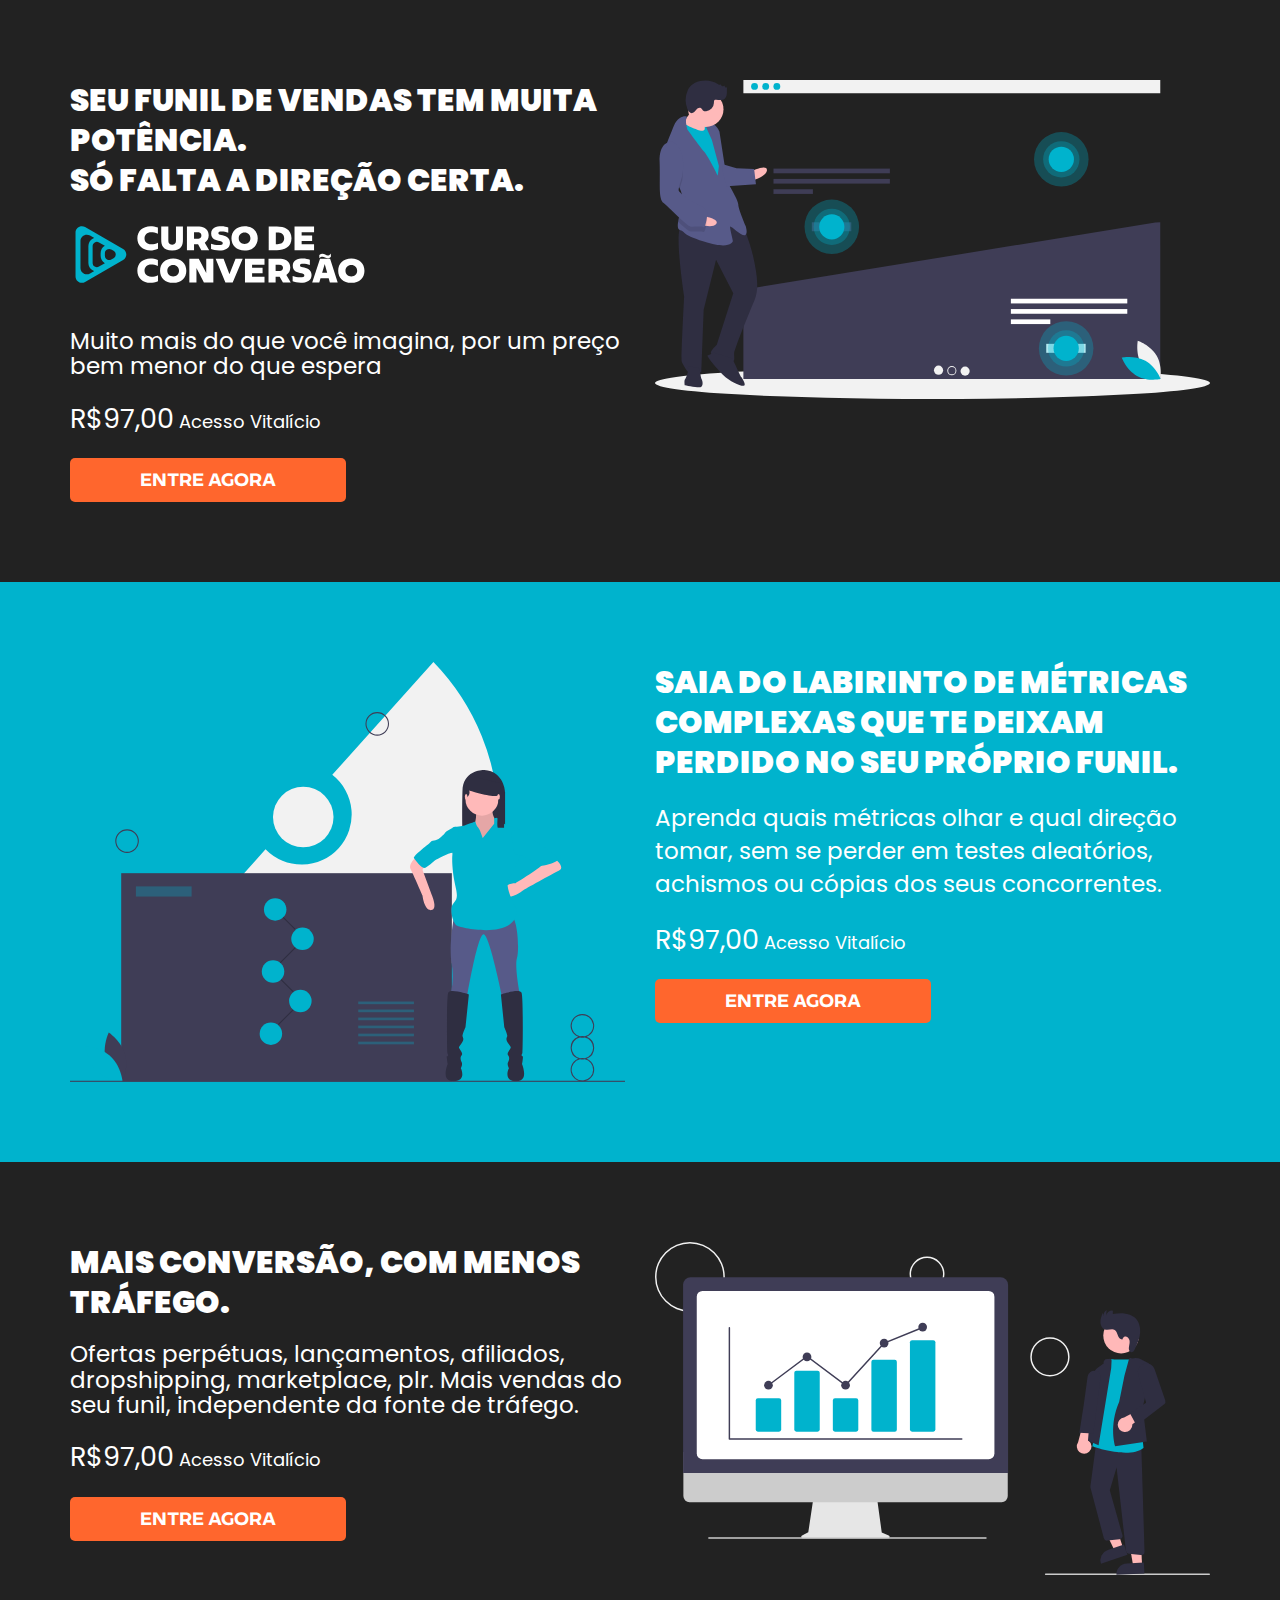
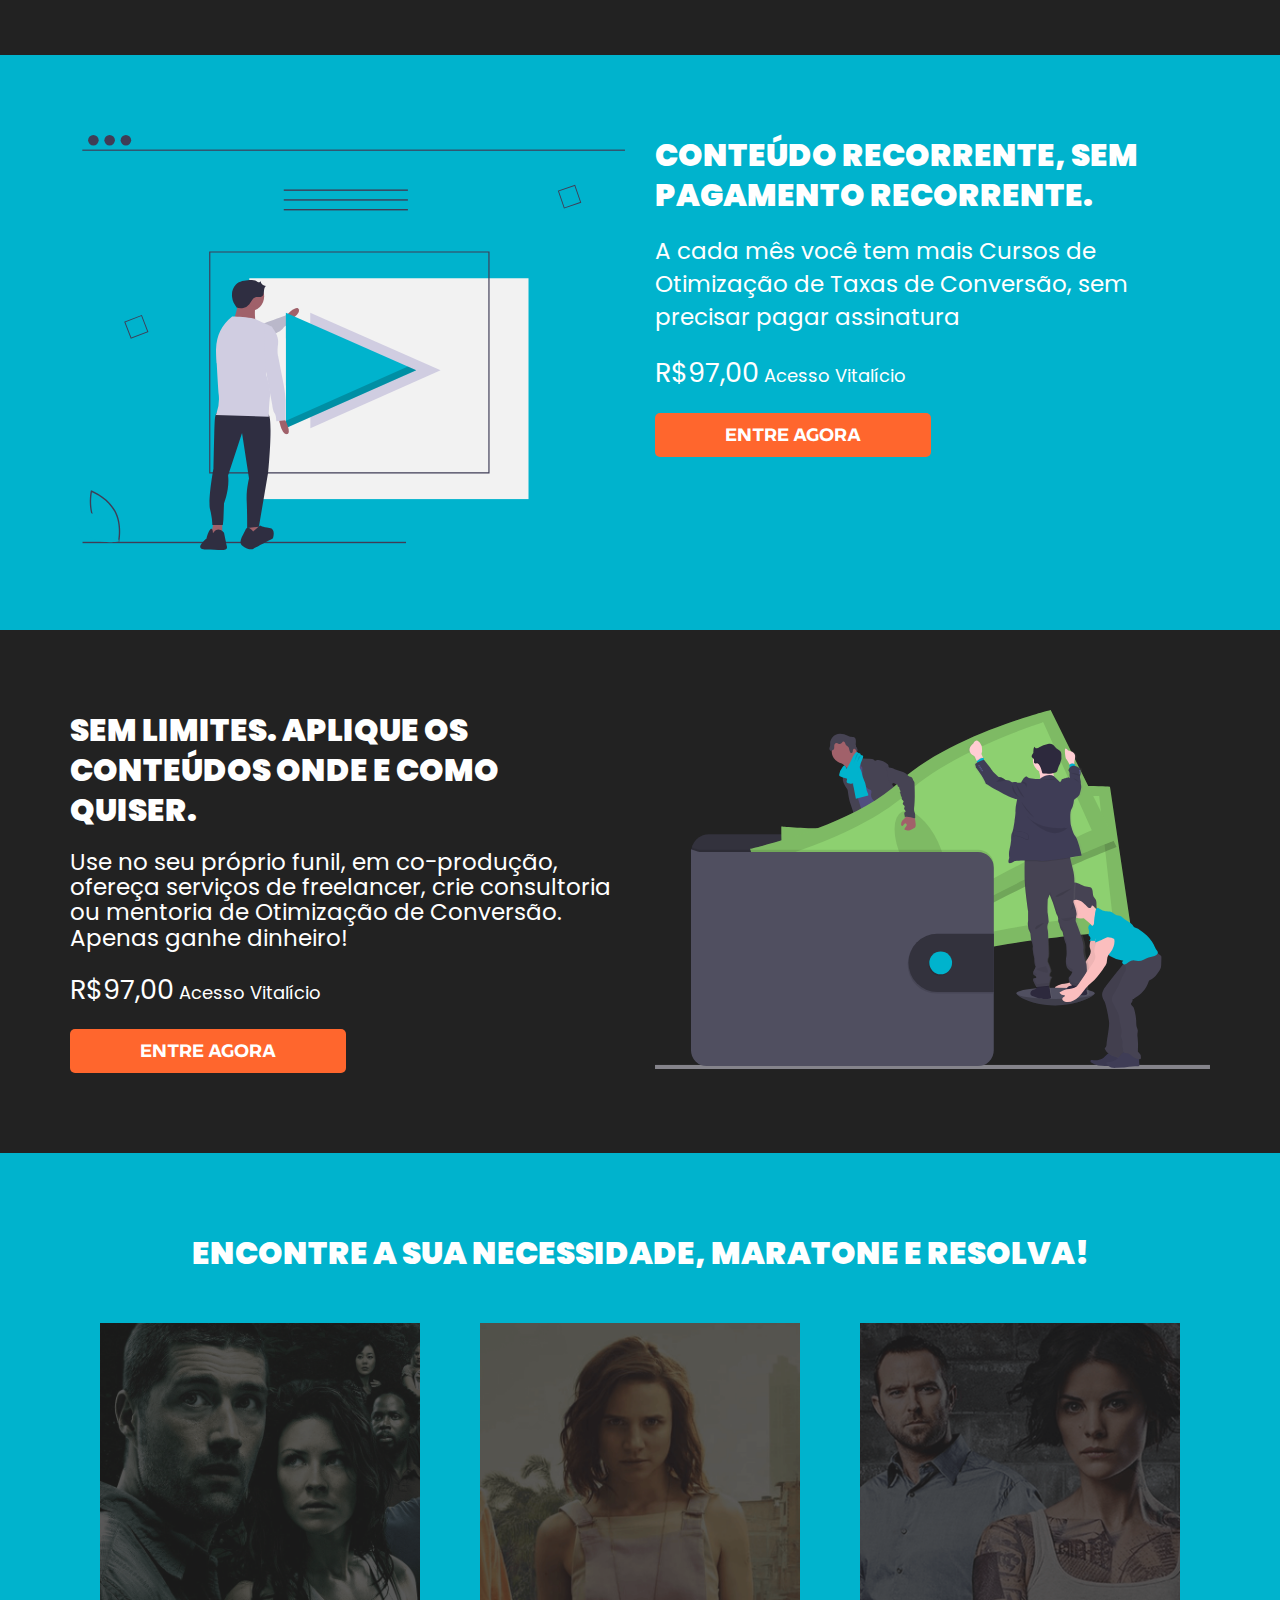
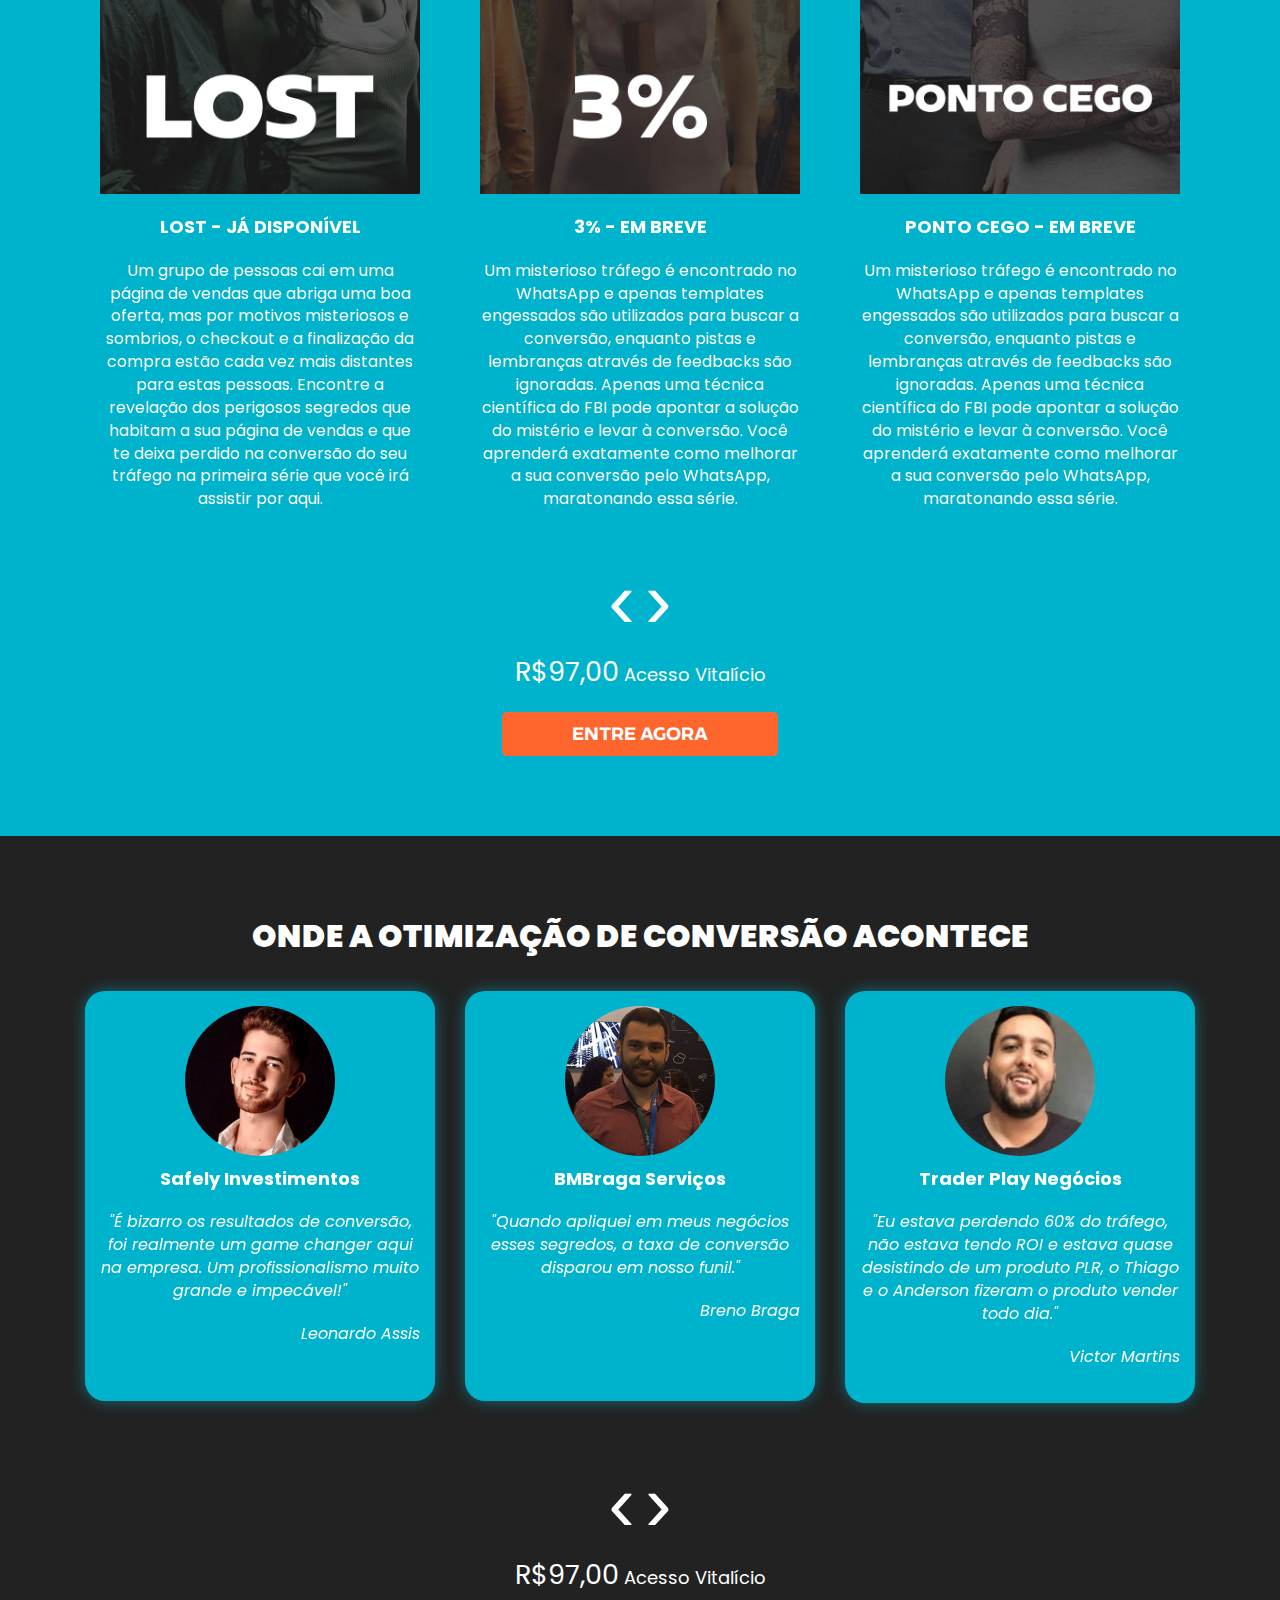
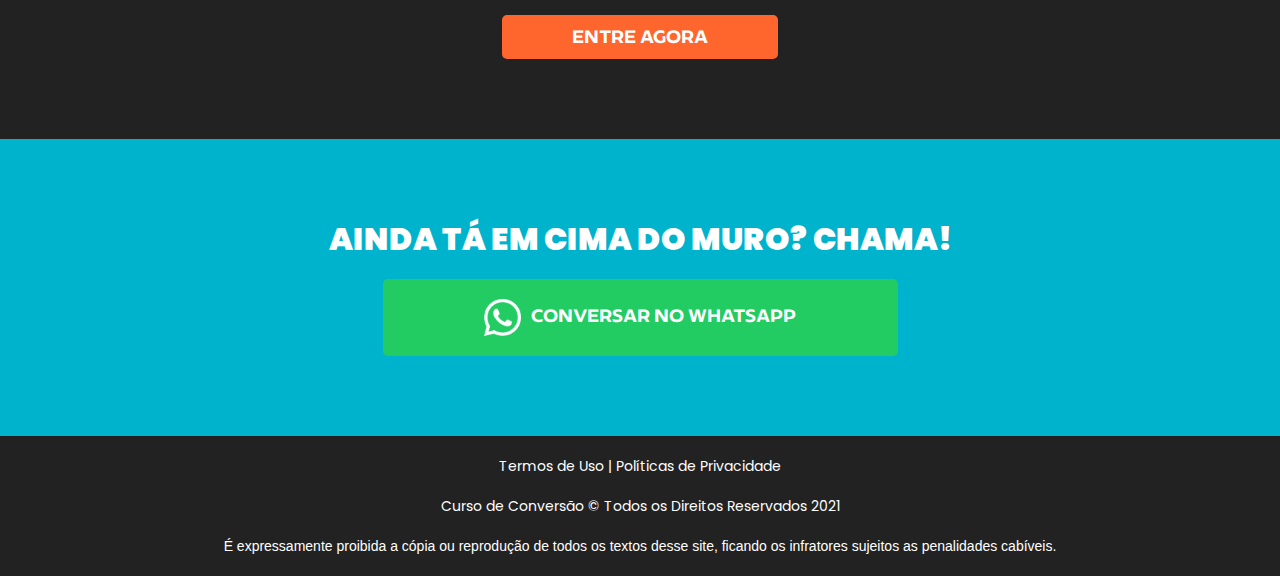
<file: index.html>
<!DOCTYPE html>
<html lang="pt-br">

<head>
    <meta charset="utf-8">
    <meta name="viewport" content="width=device-width, initial-scale=1">
    <link rel="preconnect" href="https://fonts.gstatic.com">
    <link href="https://fonts.googleapis.com/css2?family=Poppins:wght@300;600;900&display=swap" rel="stylesheet">
    <link rel="icon" href="favicon.svg">
    <title>Curso de Conversão</title>
    <meta name="description" content="Seu funil de vendas tem muita potência. Só falta a direção certa.">
    <meta property="og:title" content="Curso de Conversão" />
    <meta property="og:url" content="https://cursodeconversao.com.br" />
    <meta property="og:image" content="./assets/img/og-image.png" />
    <link rel="stylesheet" href="./assets/css/bootstrap.min.css">
    <link rel="stylesheet" href="./assets/css/owl.carousel.min.css">
    <link rel="stylesheet" href="./assets/css/owl.theme.default.min.css">
    <link rel="stylesheet" type="text/css" href="./assets/css/main.css">
    <!-- Google Tag Manager -->
    <script>(function (w, d, s, l, i) {
            w[l] = w[l] || []; w[l].push({
                'gtm.start':
                    new Date().getTime(), event: 'gtm.js'
            }); var f = d.getElementsByTagName(s)[0],
                j = d.createElement(s), dl = l != 'dataLayer' ? '&l=' + l : ''; j.async = true; j.src =
                    'https://www.googletagmanager.com/gtm.js?id=' + i + dl; f.parentNode.insertBefore(j, f);
        })(window, document, 'script', 'dataLayer', 'GTM-5C55CH4');</script>
    <!-- End Google Tag Manager -->
</head>

<body>
    <!-- Google Tag Manager (noscript) -->
    <noscript><iframe src="https://www.googletagmanager.com/ns.html?id=GTM-5C55CH4" height="0" width="0"
            style="display:none;visibility:hidden"></iframe></noscript>
    <!-- End Google Tag Manager (noscript) -->
    <section id="header">
        <div class="container">
            <div class="row">
                <div class="col-xs-12 col-sm-12 col-md-6 col-lg-6">
                    <h1>SEU FUNIL DE VENDAS TEM MUITA POTÊNCIA.<br>SÓ FALTA A DIREÇÃO CERTA.</h1>
                    <img class="logo" src="./assets/img/cursodeconversao.svg" alt="Curso de Conversão">
                    <h2>Muito mais do que você imagina, por um preço bem menor do que espera</h2>

                    <p><span class="preco">R$97,00</span> Acesso Vitalício</p>
                    <button role="button" class="checkout btn-enter btn btn-primary btn-lg">Entre agora</button>
                </div>
                <div class="hidden-xs hidden-sm col-md-6 col-lg-6">
                    <img class="heatmap" src="./assets/img/heatmap.svg" alt="Heatmap">
                </div>
            </div>
        </div>
    </section>
    <section id="labirinto">
        <div class="container">
            <div class="row">
                <div class="col-xs-12 col-sm-12 col-md-6 col-lg-6">
                    <img class="labirinto" src="./assets/img/labirinto.svg" alt="SAIA DO LABIRINTO DE MÉTRICAS COMPLEXAS
                    QUE TE DEIXAM PERDIDO NO SEU PRÓPRIO FUNIL">
                </div>
                <div class="col-xs-12 col-sm-12 col-md-6 col-lg-6">
                    <h3>SAIA DO LABIRINTO DE MÉTRICAS COMPLEXAS
                        QUE TE DEIXAM PERDIDO NO SEU PRÓPRIO FUNIL.
                    </h3>
                    <p class="description">Aprenda quais métricas olhar e
                        qual direção tomar, sem se perder em
                        testes aleatórios, achismos ou cópias
                        dos seus concorrentes.
                    </p>
                    <p><span class="preco">R$97,00</span> Acesso Vitalício</p>
                    <button role="button" class="checkout btn-enter btn btn-primary btn-lg">Entre agora</button>
                </div>
            </div>
        </div>
    </section>
    <section id="conversao">
        <div class="container">
            <div class="row">
                <div class="col-xs-12 col-sm-12 col-md-6 col-lg-6">
                    <img class="conversao hidden-md hidden-lg" src="./assets/img/conversao.svg"
                        alt="MAIS CONVERSÃO, COM MENOS TRÁFEGO.">
                    <h1>MAIS CONVERSÃO, COM MENOS TRÁFEGO.</h1>
                    <h2>Ofertas perpétuas, lançamentos,
                        afiliados, dropshipping, marketplace, plr.
                        Mais vendas do seu funil,
                        independente da fonte de tráfego.
                    </h2>

                    <p><span class="preco">R$97,00</span> Acesso Vitalício</p>
                    <button role="button" class="checkout btn-enter btn btn-primary btn-lg">Entre agora</button>
                </div>
                <div class="hidden-xs hidden-sm col-md-6 col-lg-6">
                    <img class="conversao" src="./assets/img/conversao.svg">
                </div>
            </div>
        </div>
    </section>
    <section id="recorrente">
        <div class="container">
            <div class="row">
                <div class="col-xs-12 col-sm-12 col-md-6 col-lg-6">
                    <img class="recorrente" src="./assets/img/recorrente.svg" alt="CONTEÚDO RECORRENTE,
                    SEM PAGAMENTO RECORRENTE.">
                </div>
                <div class="col-xs-12 col-sm-12 col-md-6 col-lg-6">
                    <h3>CONTEÚDO RECORRENTE,
                        SEM PAGAMENTO RECORRENTE.
                    </h3>
                    <p class="description">A cada mês você tem mais Cursos
                        de Otimização de Taxas de Conversão,
                        sem precisar pagar assinatura

                    </p>
                    <p><span class="preco">R$97,00</span> Acesso Vitalício</p>
                    <button role="button" class="checkout btn-enter btn btn-primary btn-lg">Entre agora</button>
                </div>
            </div>
        </div>
    </section>
    <section id="limites">
        <div class="container">
            <div class="row">
                <div class="col-xs-12 col-sm-12 col-md-6 col-lg-6">
                    <img class="hidden-md hidden-lg limites" src="./assets/img/money.svg" alt="SEM LIMITES.
                    APLIQUE OS CONTEÚDOS
                    ONDE E COMO QUISER.">
                    <h1>SEM LIMITES.
                        APLIQUE OS CONTEÚDOS
                        ONDE E COMO QUISER.
                    </h1>
                    <h2>Use no seu próprio funil, em co-produção,
                        ofereça serviços de freelancer, crie consultoria
                        ou mentoria de Otimização de Conversão.
                        Apenas ganhe dinheiro!
                    </h2>

                    <p><span class="preco">R$97,00</span> Acesso Vitalício</p>
                    <button role="button" class="checkout btn-enter btn btn-primary btn-lg">Entre agora</button>
                </div>
                <div class="hidden-xs hidden-sm col-md-6 col-lg-6">
                    <img class="limites" src="./assets/img/money.svg">
                </div>
            </div>
        </div>
    </section>
    <section id="series">
        <div class="container">
            <div class="row text-center">
                <div class="col-xs-12 col-sm-12 col-md-12 col-lg-12">
                    <h3>ENCONTRE A SUA NECESSIDADE, MARATONE E RESOLVA!</h3>
                </div>
                <div class="col-xs-12 col-sm-12 col-md-12 col-lg-12">
                    <div class="owl-carousel">
                        <div class="serie">
                            <img class="img-responsive" src="./assets/img/lost.png" alt="Lost">
                            <p class="title">LOST - JÁ DISPONÍVEL</p>
                            <p class="description">Um grupo de pessoas cai em uma página de vendas que abriga uma boa
                                oferta,
                                mas por motivos misteriosos e sombrios, o checkout e a finalização da compra estão cada
                                vez
                                mais
                                distantes para estas pessoas. Encontre a revelação dos perigosos segredos que habitam a
                                sua
                                página de vendas e que te deixa perdido na conversão do seu tráfego na primeira série
                                que
                                você
                                irá assistir por aqui. </p>
                        </div>
                        <div class="serie">
                            <img class="img-responsive" src="./assets/img/3.png" alt="3%">
                            <p class="title">3% - EM BREVE</p>
                            <p class="description">Um misterioso tráfego é encontrado no WhatsApp e apenas templates
                                engessados
                                são utilizados para buscar a conversão, enquanto pistas e lembranças através de
                                feedbacks
                                são
                                ignoradas. Apenas uma técnica científica do FBI pode apontar a solução do mistério e
                                levar à
                                conversão. Você aprenderá exatamente como melhorar a sua conversão pelo WhatsApp,
                                maratonando
                                essa série.
                            </p>
                        </div>
                        <div class="serie">
                            <img class="img-responsive" src="./assets/img/ponto-cego.png" alt="Ponto Cego">
                            <p class="title">PONTO CEGO - EM BREVE</p>
                            <p class="description">Um misterioso tráfego é encontrado no WhatsApp e apenas templates
                                engessados
                                são utilizados para buscar a conversão, enquanto pistas e lembranças através de
                                feedbacks
                                são
                                ignoradas. Apenas uma técnica científica do FBI pode apontar a solução do mistério e
                                levar à
                                conversão. Você aprenderá exatamente como melhorar a sua conversão pelo WhatsApp,
                                maratonando
                                essa série. </p>
                        </div>
                        <div class="serie">
                            <img class="img-responsive" src="./assets/img/good-girls.png" alt="Good Girls">
                            <p class="title">GOOD GIRLS - EM BREVE</p>
                            <p class="description">Uma ótima oportunidade surge à sua frente, aproveitar a terceirização
                                de
                                autoridade de influencers e blogueiras para o seu produto, através de depoimentos para a
                                página, criativos para anúncios ou social media, mas infelizmente não está saindo como
                                esperava e a resposta imediata para melhorar a conversão não está no roteiro do vídeo,
                                mas
                                sim em um outro fator que você aprenderá nos episódios dessa série.</p>
                        </div>
                        <div class="serie">
                            <img class="img-responsive" src="./assets/img/twd.png" alt="The Walking Dead">
                            <p class="title">THE WALKING DEAD - EM BREVE</p>
                            <p class="description">Ao abrir a ferramenta de e-mail marketing do jeito certo, um gestor
                                de
                                automação descobre que contatos mortos-vivos estão se propagando progressivamente por
                                toda a
                                lista de leads. Inicia um combate com ferramentas, configurações e estruturas de
                                copywriting
                                para acabar com o fenômeno, percorrendo diferentes lugares em busca do aumento da
                                conversão
                                nos disparos por e-mail. </p>
                        </div>
                    </div>
                </div>
                <div class="col-xs-12 col-sm-12 col-md-12 col-lg-12">
                    <p><span class="preco">R$97,00</span> Acesso Vitalício</p>
                    <button role="button" class="checkout btn-enter btn btn-primary btn-lg">Entre agora</button>
                </div>
            </div>
        </div>
    </section>
    <section id="depoimentos">
        <div class="container">
            <div class="row text-center">
                <div class="col-xs-12 col-sm-12 col-md-12 col-lg-12">
                    <h3>ONDE A OTIMIZAÇÃO DE CONVERSÃO ACONTECE</h3>
                </div>
                <div class="col-xs-12 col-sm-12 col-md-12 col-lg-12">
                    <div class="owl-carousel">
                        <div class="box">
                            <img class="img-responsive" src="./assets/img/leonardo-assis.png" alt="Leonardo Assis">
                            <p class="name">Safely Investimentos</p>
                            <p class="depoimento">"É bizarro os resultados de conversão, foi realmente um game changer
                                aqui na empresa. Um profissionalismo muito grande e impecável!"</p>
                            <p class="depoimento text-right">Leonardo Assis</p>
                        </div>
                        <div class="box">
                            <img class="img-responsive" src="./assets/img/breno-braga.png" alt="Breno Braga">
                            <p class="name">BMBraga Serviços</p>
                            <p class="depoimento">"Quando apliquei em meus negócios esses segredos, a taxa de conversão
                                disparou em nosso funil."</p>
                            <p class="depoimento text-right">Breno Braga</p>
                        </div>
                        <div class="box">
                            <img class="img-responsive" src="./assets/img/victor-martins.png" alt="Victor Martins">
                            <p class="name">Trader Play Negócios</p>
                            <p class="depoimento">"Eu estava perdendo 60% do tráfego, não estava tendo ROI e estava
                                quase desistindo de um produto PLR, o Thiago e o Anderson fizeram o produto vender todo
                                dia."
                            </p>
                            <p class="depoimento text-right">Victor Martins</p>
                        </div>
                        <div class="box">
                            <img class="img-responsive" src="./assets/img/helio-junior.png" alt="Helio Junior">
                            <p class="name">Yaveh Cosméticos</p>
                            <p class="depoimento">"Surreal, retenção enorme e um aumento de conversão em vendas
                                estrondoso, nunca vi um calor desse no hotjar."
                            </p>
                            <p class="depoimento text-right">Hélio Junior</p>
                        </div>
                        <!-- Fotos daqui pra baixo-->
                        <div class="box">
                            <img class="img-responsive" src="./assets/img/sergio-goncalves.png" alt="Helio Junior">
                            <p class="name">Colagemax / Encapsulados</p>
                            <p class="depoimento">"Entrei no marketing digital no mercado de encapsulado sem nunca ter
                                trabalhado como afiliado, sem conhecer o mercado, eu bati recordes de vendas e melhorei
                                demais como profissional de mkt digital aumentando muito minhas vendas."
                            </p>
                            <p class="depoimento text-right">Sergio Gonçalves</p>
                        </div>
                        <div class="box">
                            <img class="img-responsive" src="./assets/img/alexander-frota.png" alt="Helio Junior">
                            <p class="name">Abmex / Virtual Lucrativo</p>
                            <p class="depoimento">"Passando aqui para dizer que depois que fizemos o job nossa conversão
                                melhorou drasticamente!!! Inclusive, o resultado foi tão incrível que o time já está
                                contando para os próximos projetos!"
                            </p>
                            <p class="depoimento text-right">Alexander Frota</p>
                        </div>
                        <div class="box">
                            <img class="img-responsive" src="./assets/img/luis-jaime.jpeg" alt="Helio Junior">
                            <p class="name">IVOX Marketing / Lançamentos de Experts</p>
                            <p class="depoimento">"Alem das copys que trazem resultados incríveis, aprendemos MUITO com
                                os insights que traz!! A experiência vale muitoo, gratidão pela parceria."
                            </p>
                            <p class="depoimento text-right">Luis Jaime</p>
                        </div>
                        <div class="box">
                            <img class="img-responsive" src="./assets/img/marcos-bentes.png" alt="Helio Junior">
                            <p class="name">Bioman Caps / Encapsulados</p>
                            <p class="depoimento">"É realmente bizarro o nível de conversão. O game mudou rápido."
                            </p>
                            <p class="depoimento text-right">Marcos Bentes</p>
                        </div>
                        <div class="box">
                            <img class="img-responsive" src="./assets/img/leonardo-santos.png" alt="Helio Junior">
                            <p class="name">LS Marketing Digital / Prestação de Serviço</p>
                            <p class="depoimento">"É absurdo o fato que apenas um toque com relação a página de vendas
                                do produto, fez ele triplicar no número de conversão, gratidão pela competência,
                                profissionalismo e disponibilidade."
                            </p>
                            <p class="depoimento text-right">Leonardo Santos</p>
                        </div>
                        <div class="box">
                            <img class="img-responsive" src="./assets/img/heliton-ribeiro.png" alt="Helio Junior">
                            <p class="name">J10K / Best Seller em Marketplaces</p>
                            <p class="depoimento">"Que sensibilidade incrível de saber lidar com comportamento humano, e
                                gerar copys através da transformação futura desejada."
                            </p>
                            <p class="depoimento text-right">Heliton Ribeiro</p>
                        </div>
                        <div class="box">
                            <img class="img-responsive" src="./assets/img/paulo-martins.jpeg" alt="Helio Junior">
                            <p class="name">Chaves e Martins Ltda / Produto Adulto Oculto</p>
                            <p class="depoimento">"Sem dúvidas fora da curva! Entrega o que ninguém entrega!"
                            </p>
                            <p class="depoimento text-right">Paulo Martins</p>
                        </div>
                        <div class="box">
                            <img class="img-responsive" src="./assets/img/rogerio-poa.png" alt="Helio Junior">
                            <p class="name">Xpert Digital</p>
                            <p class="depoimento">"Esses dois monstros juntos são emoção e razão unidas, aproveitei ao
                                máximo o ensinamento deles e hoje me transformei, são fodásticos!"
                            </p>
                            <p class="depoimento text-right">Rogério Poa</p>
                        </div>
                    </div>
                </div>
                <div class="col-xs-12 col-sm-12 col-md-12 col-lg-12">
                    <p><span class="preco">R$97,00</span> Acesso Vitalício</p>
                    <button role="button" class="checkout btn-enter btn btn-primary btn-lg">Entre agora</button>
                </div>
            </div>
        </div>
    </section>
    <section id="whatsapp">
        <div class="container">
            <div class="row text-center">
                <div class="col-xs-12 col-sm-12 col-md-12 col-lg-12">
                    <h3>AINDA TÁ EM CIMA DO MURO? CHAMA!</h3>
                    <button role="button" class="btn-whatsapp btn btn-primary btn-lg"><img class="icon"
                            src="./assets/img/whatsapp.png">Conversar no Whatsapp</button>
                </div>
            </div>
        </div>
    </section>
    <footer>
        <div class="container">
            <div class="row">
                <div class="col-xs-12 col-sm-12 col-md-12 col-lg-12 text-center">
                    <p><a href="/termos-de-uso/">Termos de Uso</a> | <a href="/politicas-de-privacidade/">Políticas de
                            Privacidade</a></p>
                    <p>Curso de Conversão © Todos os Direitos Reservados 2021</p>
                    <small>É expressamente proibida a cópia ou reprodução de todos os textos desse site, ficando os
                        infratores sujeitos as penalidades cabíveis.</small>
                </div>
            </div>
        </div>
    </footer>
</body>
<script src="./assets/js/jquery-2.1.4.min.js"></script>
<script src="./assets/js/owl.carousel.min.js"></script>
<script src="./assets/js/main.js"></script>

</html>
</file>
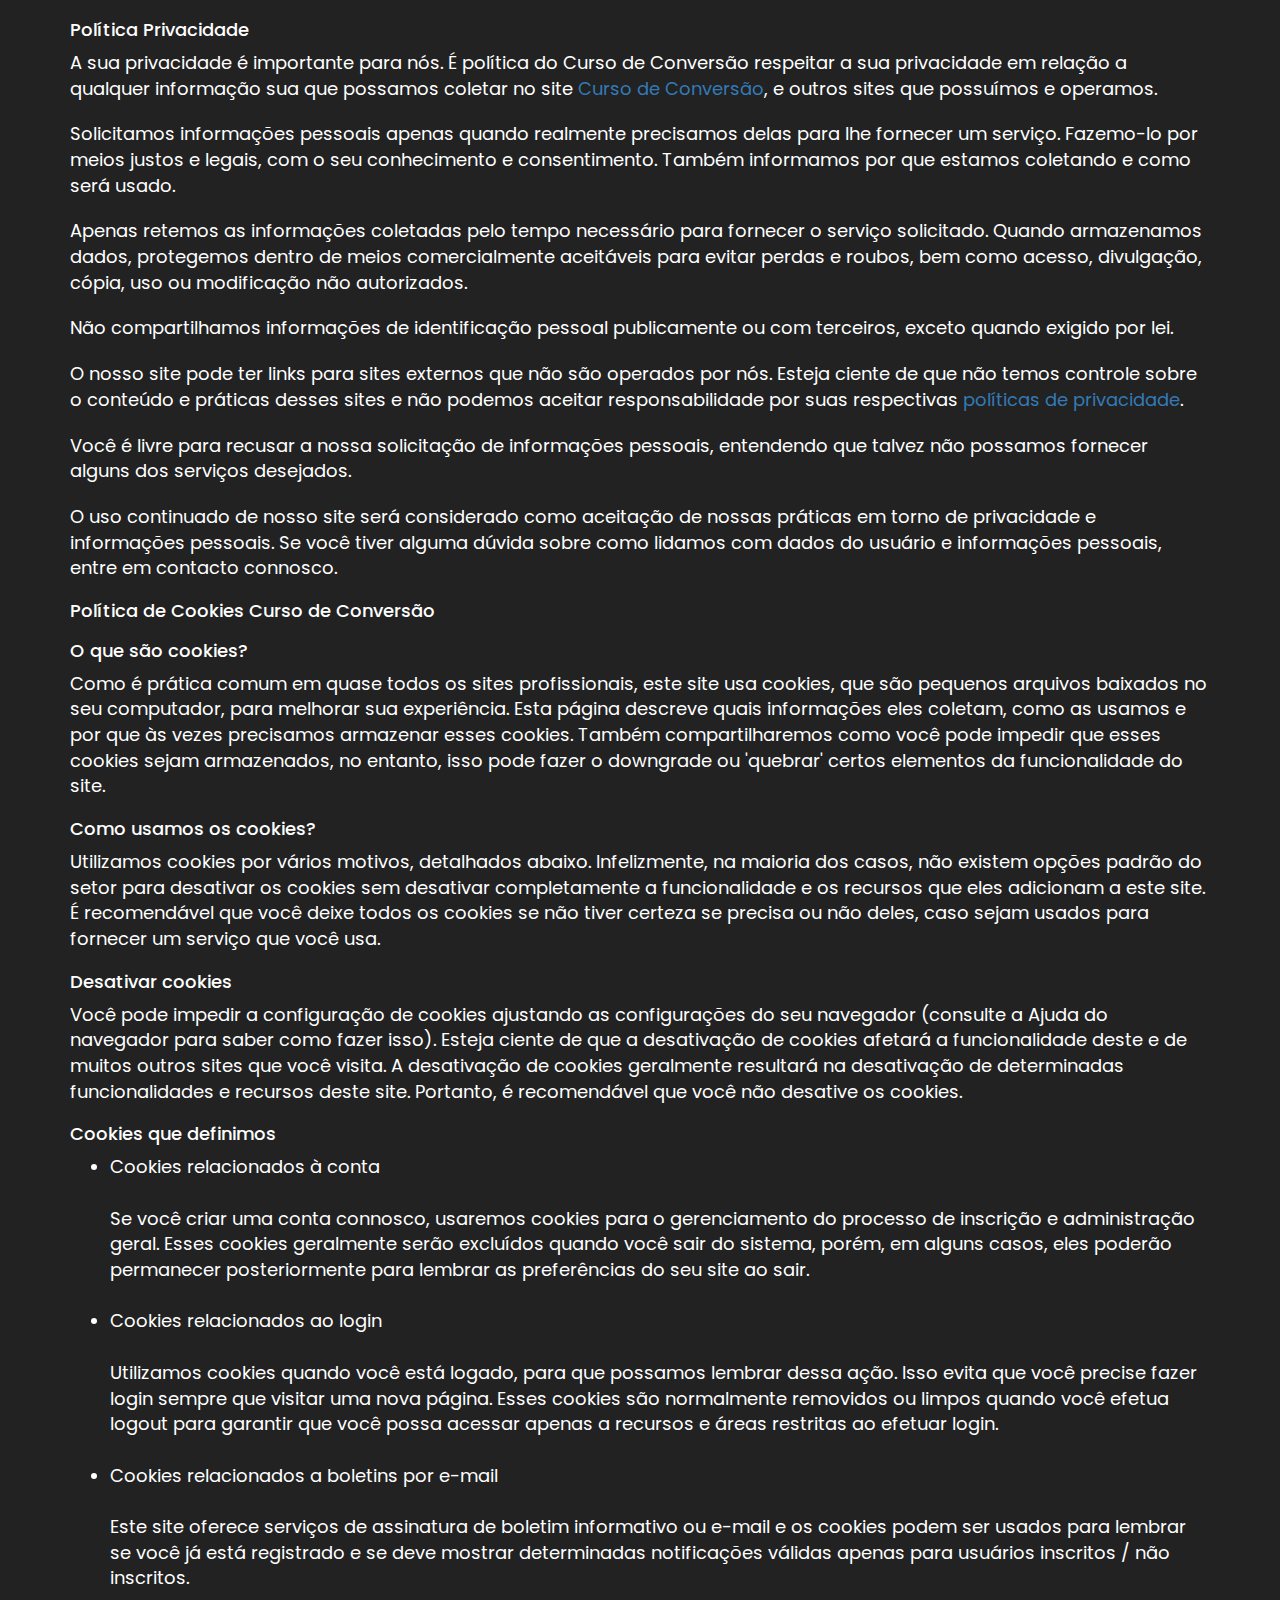
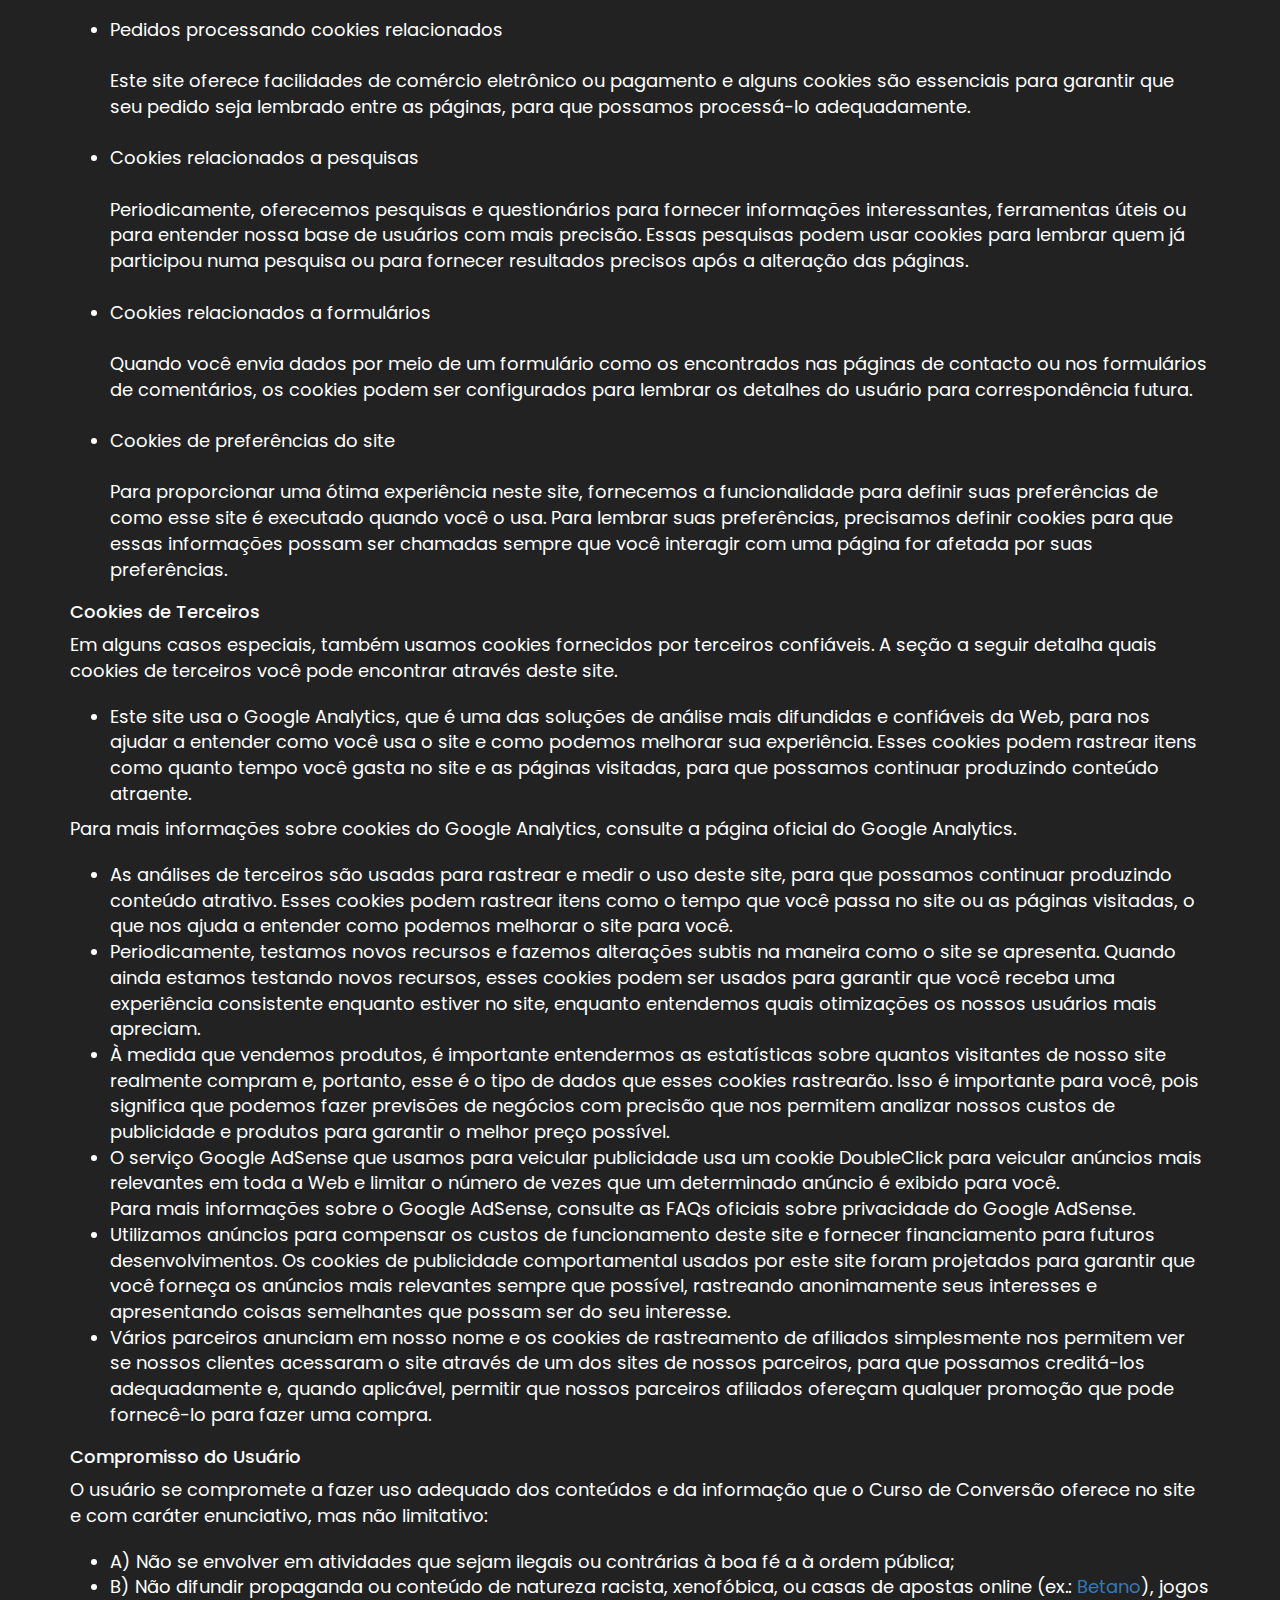
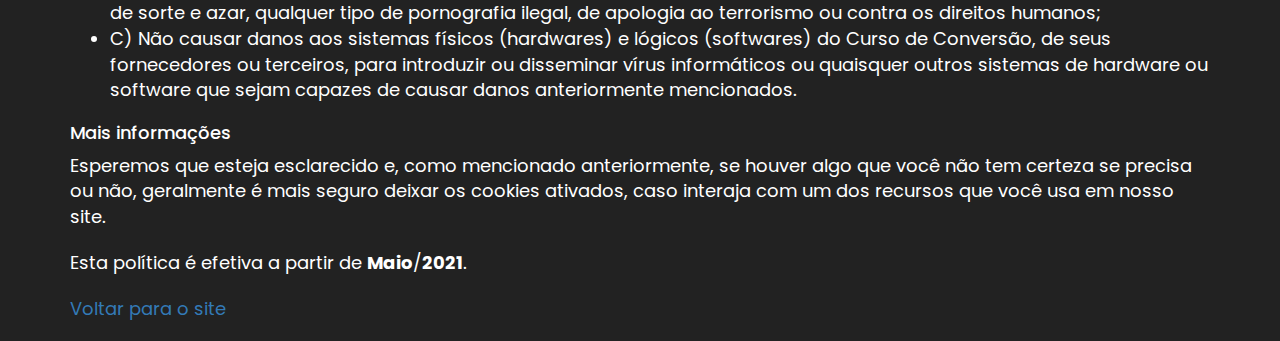
<file: politicas-de-privacidade/index.html>
<!DOCTYPE html>
<html lang="pt-br">

<head>
    <meta charset="utf-8">
    <meta name="viewport" content="width=device-width, initial-scale=1">
    <link rel="preconnect" href="https://fonts.gstatic.com">
    <link href="https://fonts.googleapis.com/css2?family=Poppins:wght@300;600;900&display=swap" rel="stylesheet">
    <link rel="icon" href="../favicon.svg">
    <title>Política de Privacidade - Curso de Conversão</title>
    <meta description="Seu funil de vendas tem muita potência. Só falta a direção certa.">
    <meta property="og:title" content="Curso de Conversão" />
    <meta property="og:url" content="https://cursodeconversao.com.br" />
    <meta property="og:image" content="../assets/img/og-image.png" />
    <link rel="stylesheet" href="../assets/css/bootstrap.min.css">
    <link rel="stylesheet" href="../assets/css/owl.carousel.min.css">
    <link rel="stylesheet" href="../assets/css/owl.theme.default.min.css">
    <link rel="stylesheet" type="text/css" href="../assets/css/main.css">
</head>

<body style="color: #fff;">
    <div class="container">
        <div class="row">
            <div class="col-xs-12 col-sm-12 col-md-12 col-lg-12">
                <h2>Política Privacidade</h2>
                <p>A sua privacidade é importante para nós. É política do Curso de Conversão respeitar a sua privacidade
                    em relação
                    a qualquer informação sua que possamos coletar no site <a href=https://cursodeconversao.com.br>Curso
                        de
                        Conversão</a>, e outros sites que possuímos e operamos.</p>
                <p>Solicitamos informações pessoais apenas quando realmente precisamos delas para lhe fornecer um
                    serviço. Fazemo-lo
                    por meios justos e legais, com o seu conhecimento e consentimento. Também informamos por que estamos
                    coletando e
                    como será usado. </p>
                <p>Apenas retemos as informações coletadas pelo tempo necessário para fornecer o serviço solicitado.
                    Quando
                    armazenamos dados, protegemos dentro de meios comercialmente aceitáveis ​​para evitar perdas e
                    roubos, bem como
                    acesso, divulgação, cópia, uso ou modificação não autorizados.</p>
                <p>Não compartilhamos informações de identificação pessoal publicamente ou com terceiros, exceto quando
                    exigido por
                    lei.</p>
                <p>O nosso site pode ter links para sites externos que não são operados por nós. Esteja ciente de que
                    não temos
                    controle sobre o conteúdo e práticas desses sites e não podemos aceitar responsabilidade por suas
                    respectivas <a href='https://politicaprivacidade.com' target='_BLANK'>políticas de privacidade</a>.
                </p>
                <p>Você é livre para recusar a nossa solicitação de informações pessoais, entendendo que talvez não
                    possamos
                    fornecer alguns dos serviços desejados.</p>
                <p>O uso continuado de nosso site será considerado como aceitação de nossas práticas em torno de
                    privacidade e
                    informações pessoais. Se você tiver alguma dúvida sobre como lidamos com dados do usuário e
                    informações
                    pessoais, entre em contacto connosco.</p>
                <h2>Política de Cookies Curso de Conversão</h2>
                <h3>O que são cookies?</h3>
                <p>Como é prática comum em quase todos os sites profissionais, este site usa cookies, que são pequenos
                    arquivos
                    baixados no seu computador, para melhorar sua experiência. Esta página descreve quais informações
                    eles coletam,
                    como as usamos e por que às vezes precisamos armazenar esses cookies. Também compartilharemos como
                    você pode
                    impedir que esses cookies sejam armazenados, no entanto, isso pode fazer o downgrade ou 'quebrar'
                    certos
                    elementos da funcionalidade do site.</p>
                <h3>Como usamos os cookies?</h3>
                <p>Utilizamos cookies por vários motivos, detalhados abaixo. Infelizmente, na maioria dos casos, não
                    existem opções
                    padrão do setor para desativar os cookies sem desativar completamente a funcionalidade e os recursos
                    que eles
                    adicionam a este site. É recomendável que você deixe todos os cookies se não tiver certeza se
                    precisa ou não
                    deles, caso sejam usados ​​para fornecer um serviço que você usa.</p>
                <h3>Desativar cookies</h3>
                <p>Você pode impedir a configuração de cookies ajustando as configurações do seu navegador (consulte a
                    Ajuda do
                    navegador para saber como fazer isso). Esteja ciente de que a desativação de cookies afetará a
                    funcionalidade
                    deste e de muitos outros sites que você visita. A desativação de cookies geralmente resultará na
                    desativação de
                    determinadas funcionalidades e recursos deste site. Portanto, é recomendável que você não desative
                    os cookies.
                </p>
                <h3>Cookies que definimos</h3>
                <ul>
                    <li> Cookies relacionados à conta<br><br> Se você criar uma conta connosco, usaremos cookies para o
                        gerenciamento do processo de inscrição e administração geral. Esses cookies geralmente serão
                        excluídos
                        quando você sair do sistema, porém, em alguns casos, eles poderão permanecer posteriormente para
                        lembrar as
                        preferências do seu site ao sair.<br><br> </li>
                    <li> Cookies relacionados ao login<br><br> Utilizamos cookies quando você está logado, para que
                        possamos lembrar
                        dessa ação. Isso evita que você precise fazer login sempre que visitar uma nova página. Esses
                        cookies são
                        normalmente removidos ou limpos quando você efetua logout para garantir que você possa acessar
                        apenas a
                        recursos e áreas restritas ao efetuar login.<br><br> </li>
                    <li> Cookies relacionados a boletins por e-mail<br><br> Este site oferece serviços de assinatura de
                        boletim
                        informativo ou e-mail e os cookies podem ser usados ​​para lembrar se você já está registrado e
                        se deve
                        mostrar determinadas notificações válidas apenas para usuários inscritos / não
                        inscritos.<br><br> </li>
                    <li> Pedidos processando cookies relacionados<br><br> Este site oferece facilidades de comércio
                        eletrônico ou
                        pagamento e alguns cookies são essenciais para garantir que seu pedido seja lembrado entre as
                        páginas, para
                        que possamos processá-lo adequadamente.<br><br> </li>
                    <li> Cookies relacionados a pesquisas<br><br> Periodicamente, oferecemos pesquisas e questionários
                        para fornecer
                        informações interessantes, ferramentas úteis ou para entender nossa base de usuários com mais
                        precisão.
                        Essas pesquisas podem usar cookies para lembrar quem já participou numa pesquisa ou para
                        fornecer resultados
                        precisos após a alteração das páginas.<br><br> </li>
                    <li> Cookies relacionados a formulários<br><br> Quando você envia dados por meio de um formulário
                        como os
                        encontrados nas páginas de contacto ou nos formulários de comentários, os cookies podem ser
                        configurados
                        para lembrar os detalhes do usuário para correspondência futura.<br><br> </li>
                    <li> Cookies de preferências do site<br><br> Para proporcionar uma ótima experiência neste site,
                        fornecemos a
                        funcionalidade para definir suas preferências de como esse site é executado quando você o usa.
                        Para lembrar
                        suas preferências, precisamos definir cookies para que essas informações possam ser chamadas
                        sempre que você
                        interagir com uma página for afetada por suas preferências.<br> </li>
                </ul>
                <h3>Cookies de Terceiros</h3>
                <p>Em alguns casos especiais, também usamos cookies fornecidos por terceiros confiáveis. A seção a
                    seguir detalha
                    quais cookies de terceiros você pode encontrar através deste site.</p>
                <ul>
                    <li> Este site usa o Google Analytics, que é uma das soluções de análise mais difundidas e
                        confiáveis ​​da Web,
                        para nos ajudar a entender como você usa o site e como podemos melhorar sua experiência. Esses
                        cookies podem
                        rastrear itens como quanto tempo você gasta no site e as páginas visitadas, para que possamos
                        continuar
                        produzindo conteúdo atraente. </li>
                </ul>
                <p>Para mais informações sobre cookies do Google Analytics, consulte a página oficial do Google
                    Analytics.</p>
                <ul>
                    <li> As análises de terceiros são usadas para rastrear e medir o uso deste site, para que possamos
                        continuar
                        produzindo conteúdo atrativo. Esses cookies podem rastrear itens como o tempo que você passa no
                        site ou as
                        páginas visitadas, o que nos ajuda a entender como podemos melhorar o site para você.</li>
                    <li> Periodicamente, testamos novos recursos e fazemos alterações subtis na maneira como o site se
                        apresenta.
                        Quando ainda estamos testando novos recursos, esses cookies podem ser usados ​​para garantir que
                        você receba
                        uma experiência consistente enquanto estiver no site, enquanto entendemos quais otimizações os
                        nossos
                        usuários mais apreciam.</li>
                    <li> À medida que vendemos produtos, é importante entendermos as estatísticas sobre quantos
                        visitantes de nosso
                        site realmente compram e, portanto, esse é o tipo de dados que esses cookies rastrearão. Isso é
                        importante
                        para você, pois significa que podemos fazer previsões de negócios com precisão que nos permitem
                        analizar
                        nossos custos de publicidade e produtos para garantir o melhor preço possível.</li>
                    <li> O serviço Google AdSense que usamos para veicular publicidade usa um cookie DoubleClick para
                        veicular
                        anúncios mais relevantes em toda a Web e limitar o número de vezes que um determinado anúncio é
                        exibido para
                        você.<br> Para mais informações sobre o Google AdSense, consulte as FAQs oficiais sobre
                        privacidade do
                        Google AdSense. </li>
                    <li> Utilizamos anúncios para compensar os custos de funcionamento deste site e fornecer
                        financiamento para
                        futuros desenvolvimentos. Os cookies de publicidade comportamental usados ​​por este site foram
                        projetados
                        para garantir que você forneça os anúncios mais relevantes sempre que possível, rastreando
                        anonimamente seus
                        interesses e apresentando coisas semelhantes que possam ser do seu interesse.</li>
                    <li>Vários parceiros anunciam em nosso nome e os cookies de rastreamento de afiliados simplesmente
                        nos permitem
                        ver se nossos clientes acessaram o site através de um dos sites de nossos parceiros, para que
                        possamos
                        creditá-los adequadamente e, quando aplicável, permitir que nossos parceiros afiliados ofereçam
                        qualquer
                        promoção que pode fornecê-lo para fazer uma compra. </li>
                </ul>
                <h3>Compromisso do Usuário</h3>
                <p>O usuário se compromete a fazer uso adequado dos conteúdos e da informação que o Curso de Conversão
                    oferece no
                    site e com caráter enunciativo, mas não limitativo:</p>
                <ul>
                    <li>A) Não se envolver em atividades que sejam ilegais ou contrárias à boa fé a à ordem pública;
                    </li>
                    <li>B) Não difundir propaganda ou conteúdo de natureza racista, xenofóbica, ou casas de apostas
                        online (ex.:<a href='https://ondeapostar.pt/review/betano/'> Betano</a>), jogos de sorte e azar,
                        qualquer tipo de
                        pornografia ilegal, de apologia ao terrorismo ou contra os direitos humanos;</li>
                    <li>C) Não causar danos aos sistemas físicos (hardwares) e lógicos (softwares) do Curso de
                        Conversão, de seus
                        fornecedores ou terceiros, para introduzir ou disseminar vírus informáticos ou quaisquer outros
                        sistemas de
                        hardware ou software que sejam capazes de causar danos anteriormente mencionados.</li>
                </ul>
                <h3>Mais informações</h3>
                <p>Esperemos que esteja esclarecido e, como mencionado anteriormente, se houver algo que você não tem
                    certeza se
                    precisa ou não, geralmente é mais seguro deixar os cookies ativados, caso interaja com um dos
                    recursos que você
                    usa em nosso site.</p>
                <p>Esta política é efetiva a partir de <strong>Maio</strong>/<strong>2021</strong>.</p>
                <p><a href="/">Voltar para o site</a></p>
            </div>
        </div>
    </div>
</body>

</html>
</file>
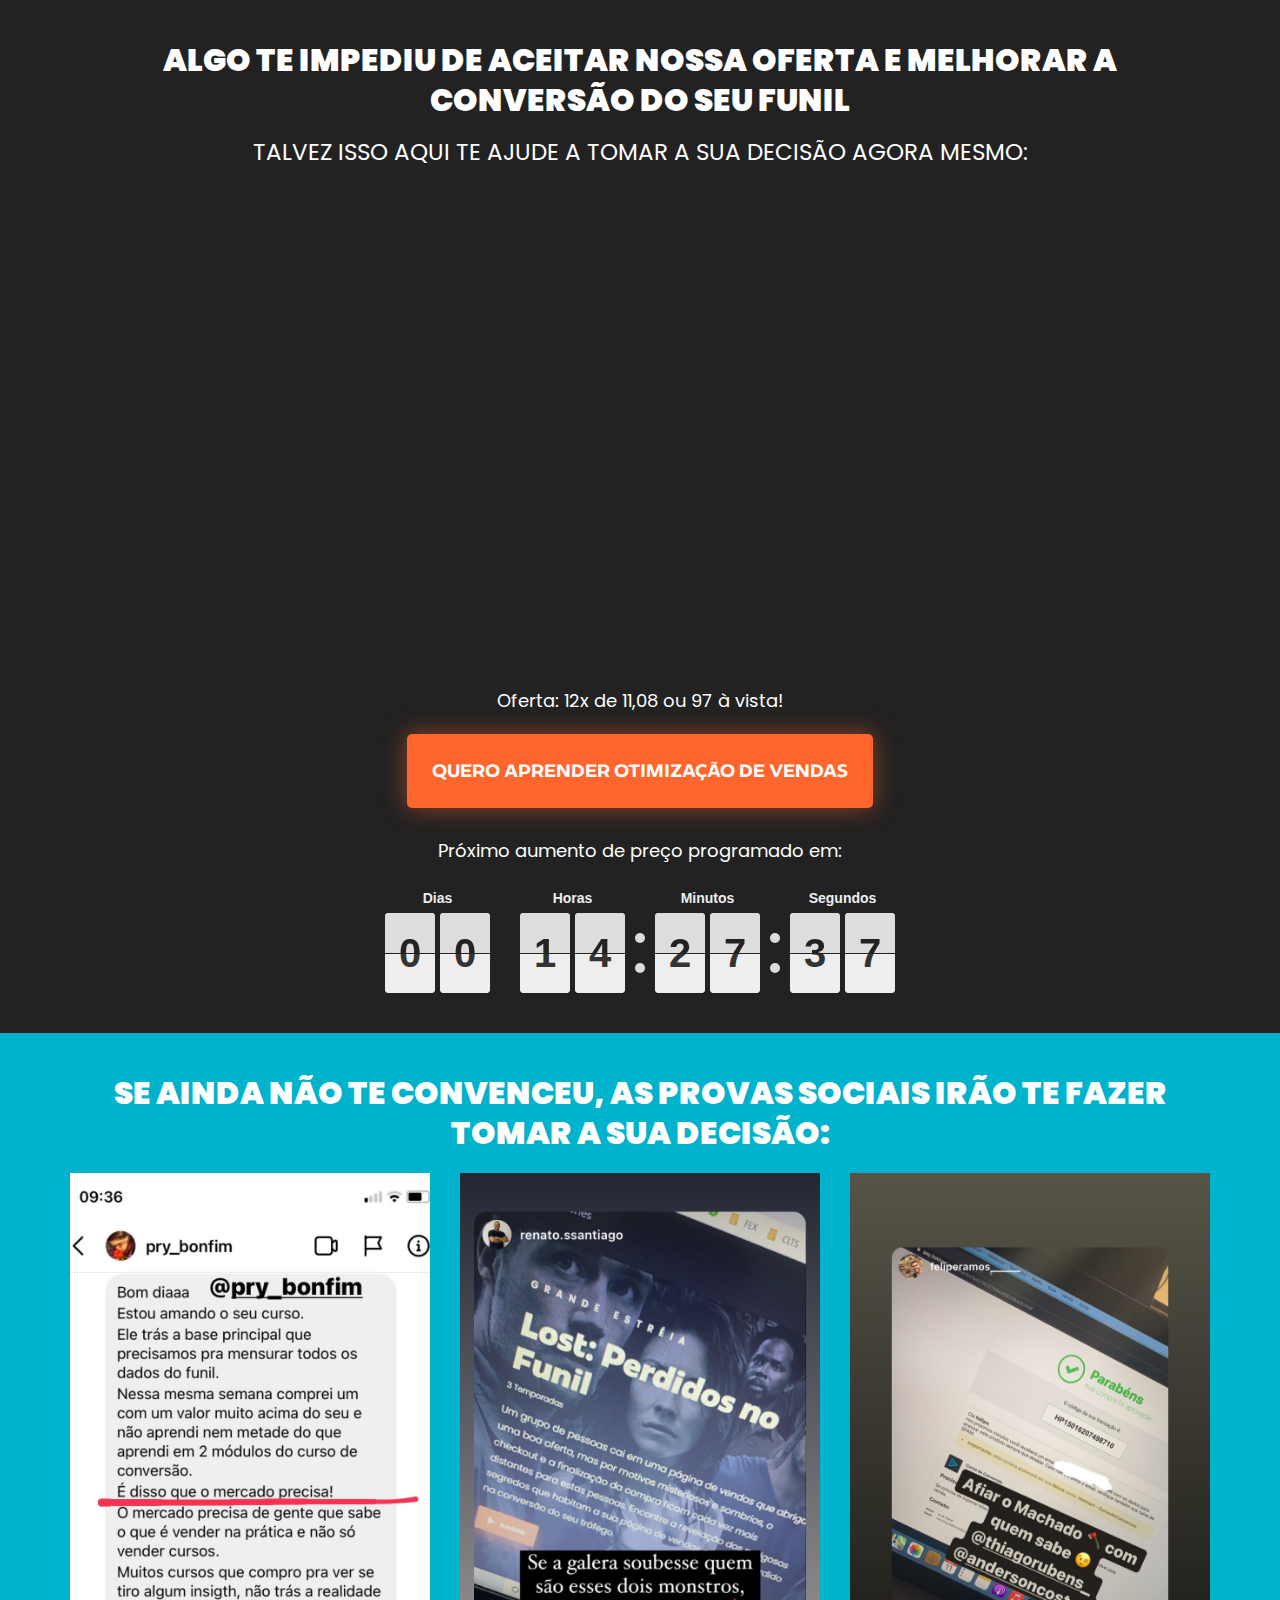
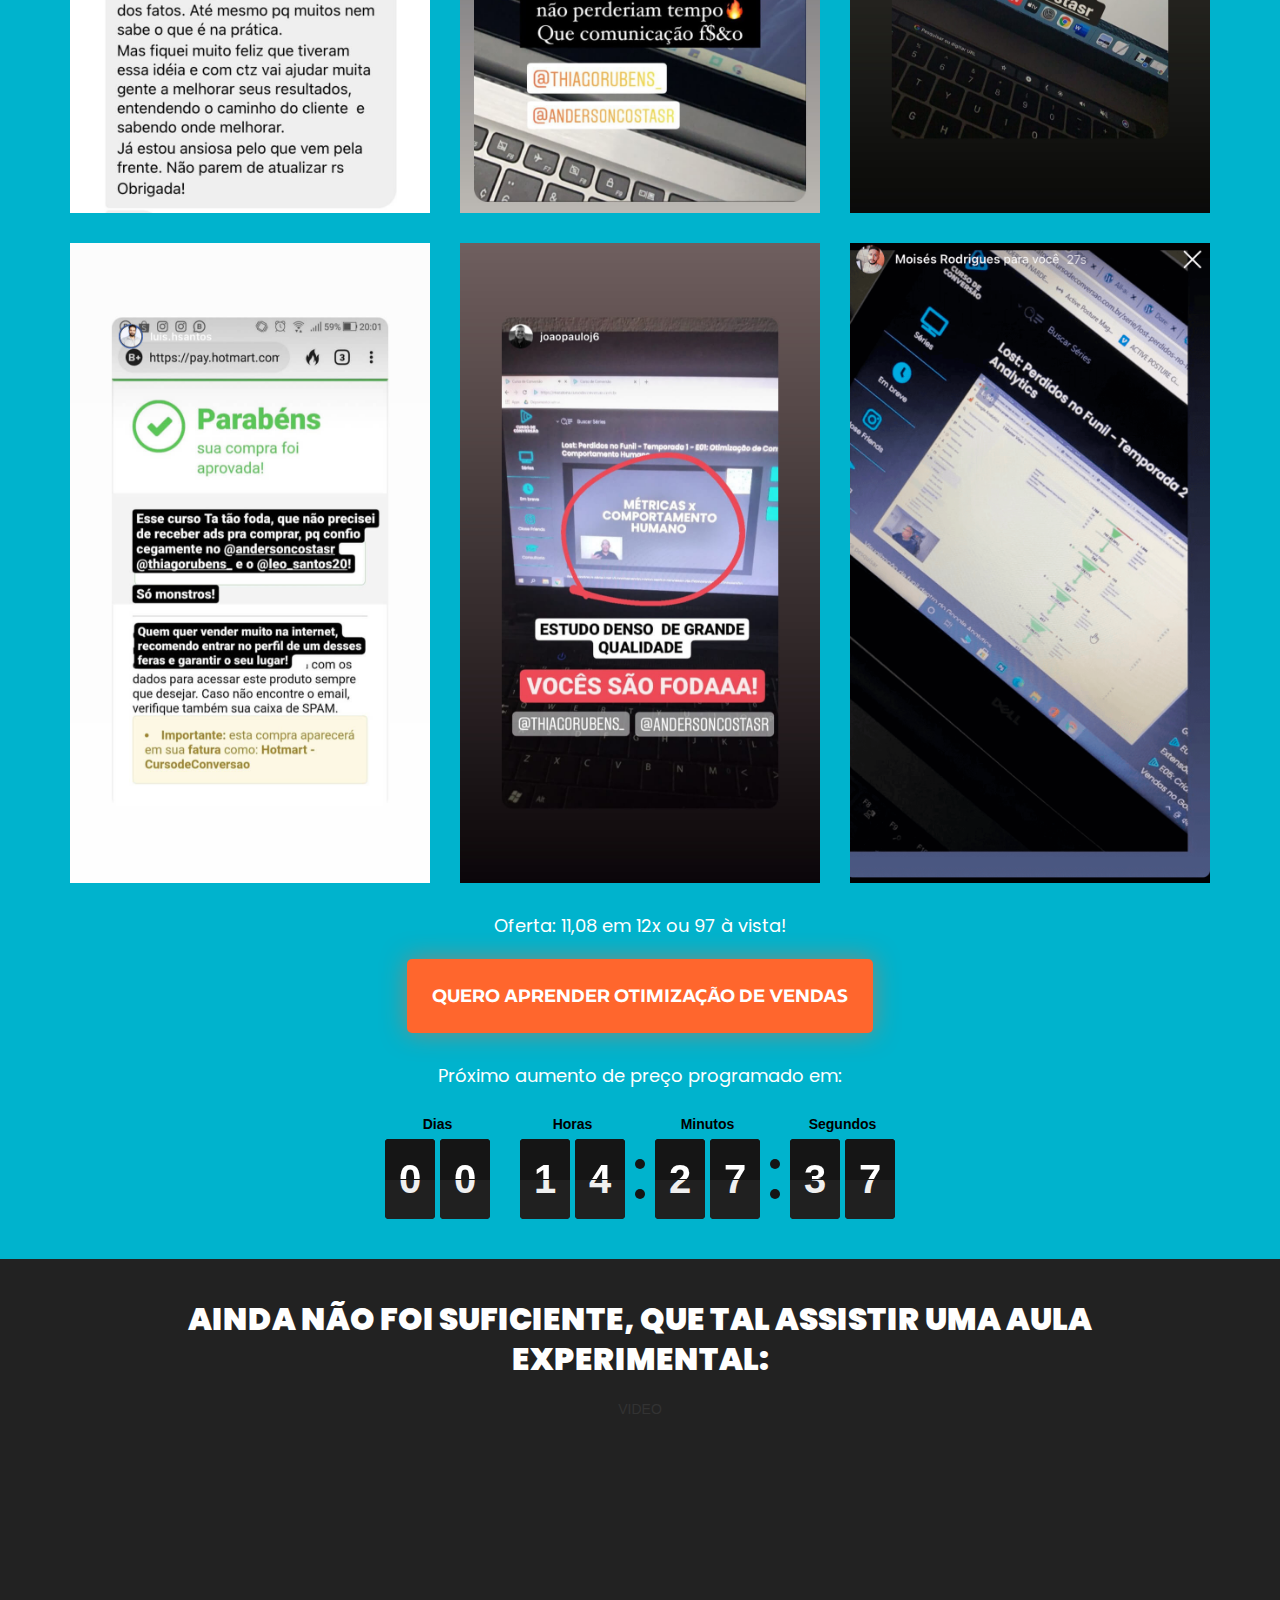
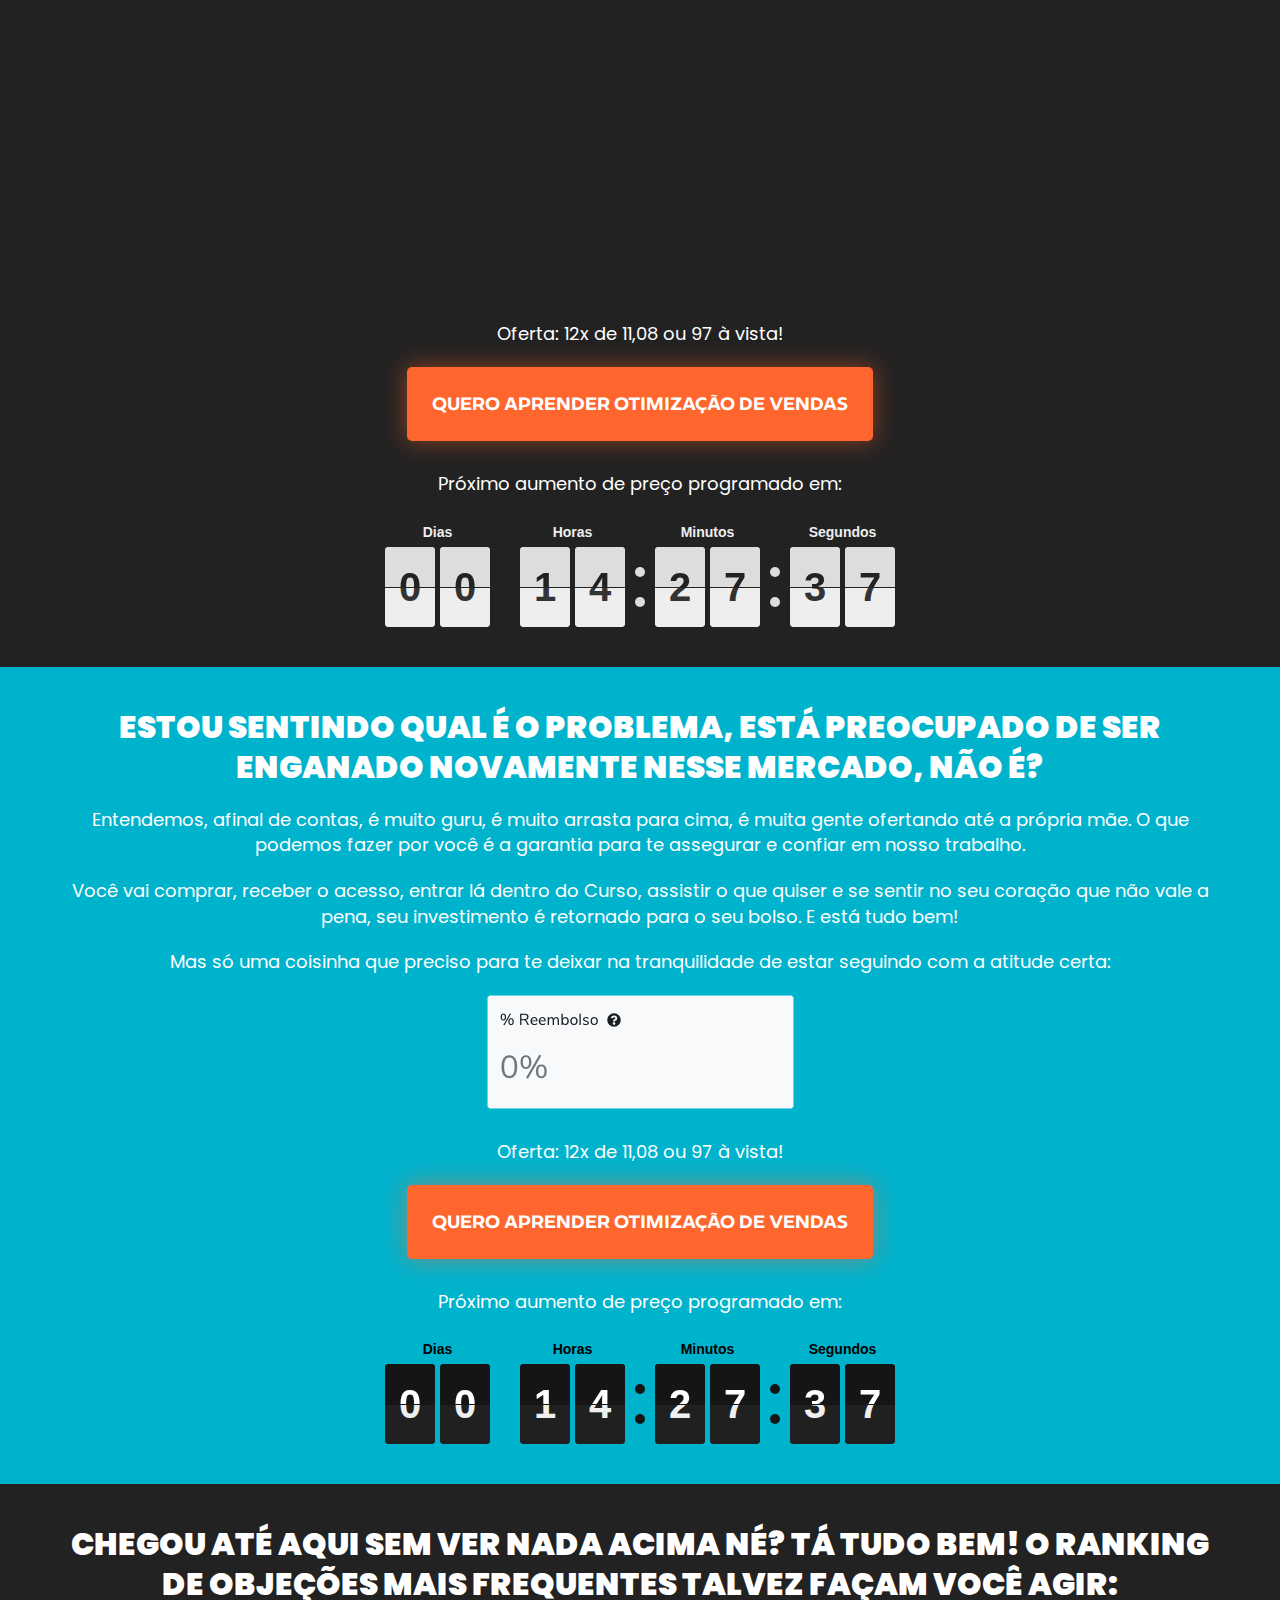
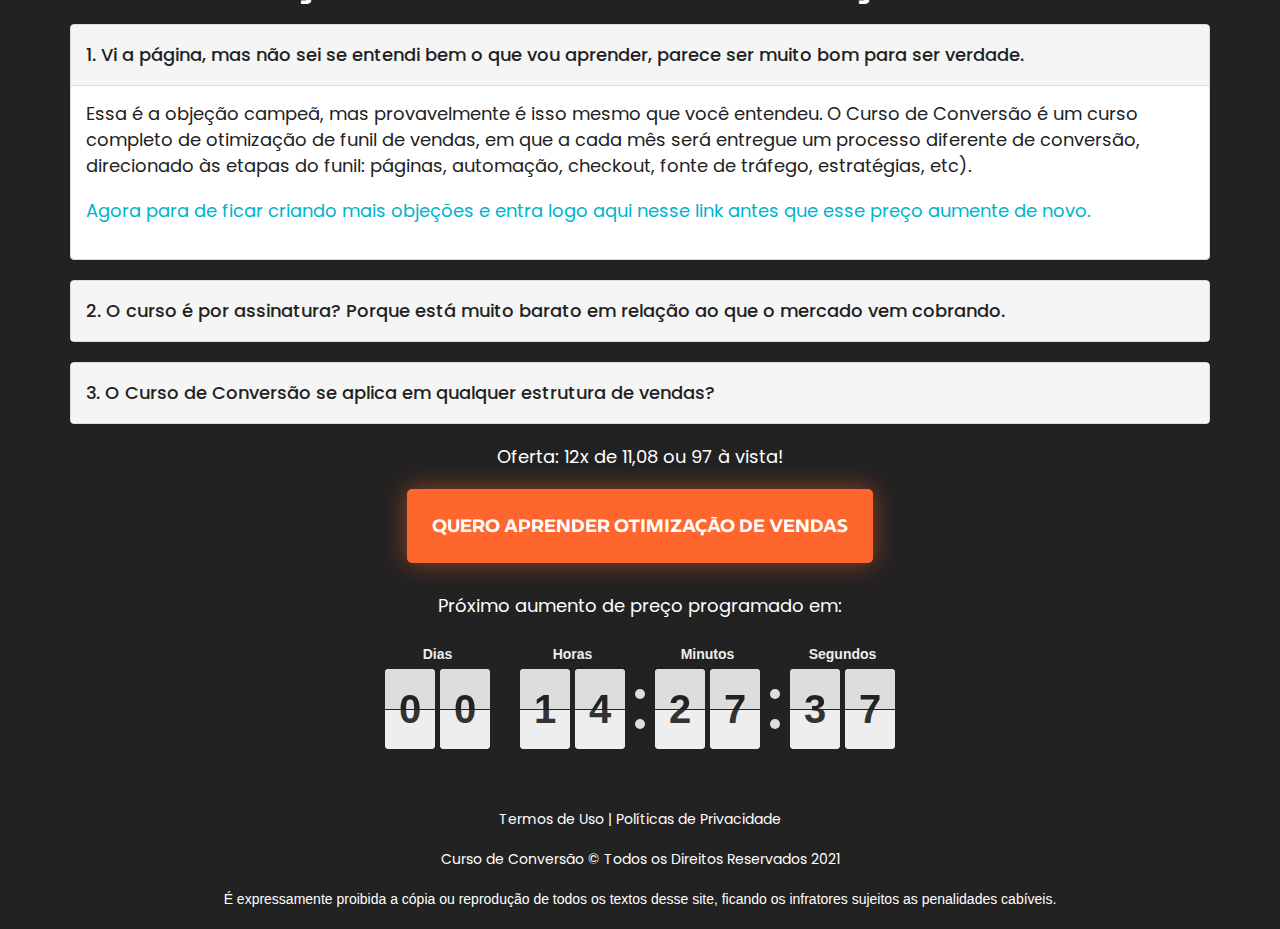
<file: rmkt/index.html>
<!DOCTYPE html>
<html lang="pt-br">

<head>
    <meta charset="utf-8">
    <meta name="viewport" content="width=device-width, initial-scale=1">
    <link rel="preconnect" href="https://fonts.gstatic.com">
    <link href="https://fonts.googleapis.com/css2?family=Poppins:wght@300;600;900&display=swap" rel="stylesheet">
    <link rel="icon" href="../favicon.svg">
    <title>Curso de Conversão</title>
    <meta name="description" content="Seu funil de vendas tem muita potência. Só falta a direção certa.">
    <meta property="og:title" content="Curso de Conversão" />
    <meta property="og:url" content="https://cursodeconversao.com.br" />
    <meta property="og:image" content="../assets/img/og-image.png" />
    <link rel="stylesheet" href="../assets/css/bootstrap.min.css">
    <link rel="stylesheet" href="../assets/css/flipdown.min.css">
    <link rel="stylesheet" type="text/css" href="../assets/css/rmkt.css">
    <!-- Google Tag Manager -->
    <script>(function (w, d, s, l, i) {
            w[l] = w[l] || []; w[l].push({
                'gtm.start':
                    new Date().getTime(), event: 'gtm.js'
            }); var f = d.getElementsByTagName(s)[0],
                j = d.createElement(s), dl = l != 'dataLayer' ? '&l=' + l : ''; j.async = true; j.src =
                    'https://www.googletagmanager.com/gtm.js?id=' + i + dl; f.parentNode.insertBefore(j, f);
        })(window, document, 'script', 'dataLayer', 'GTM-5C55CH4');</script>
    <!-- End Google Tag Manager -->
</head>

<body>
    <!-- Google Tag Manager (noscript) -->
    <noscript><iframe src="https://www.googletagmanager.com/ns.html?id=GTM-5C55CH4" height="0" width="0"
            style="display:none;visibility:hidden"></iframe></noscript>
    <!-- End Google Tag Manager (noscript) -->
    <section id="header">
        <div class="container">
            <div class="row text-center">
                <div class="col-xs-12 col-sm-12 col-md-12 col-lg-12">
                    <!-- <img class="logo" src="../assets/img/cursodeconversao.svg" alt="Curso de Conversão"> -->
                    <h1>ALGO TE IMPEDIU DE ACEITAR NOSSA OFERTA E MELHORAR A CONVERSÃO DO SEU FUNIL</h1>
                    <h2>TALVEZ ISSO AQUI TE AJUDE A TOMAR A SUA DECISÃO AGORA MESMO:</h2>
                </div>
            </div>
            <div class="video">
                <div class="row">
                    <div class="col-xs-12 col-sm-12 col-md-12 col-lg-12">
                        <div class="embed-container">
                            <iframe width="560" height="315" src="https://www.youtube.com/embed/0x-VtzkWZLs"
                                title="YouTube video player" frameborder="0"
                                allow="accelerometer; autoplay; clipboard-write; encrypted-media; gyroscope; picture-in-picture"
                                allowfullscreen></iframe>
                        </div>
                    </div>
                </div>
            </div>
            <div class="row text-center">
                <div class="col-xs-12 col-sm-12 col-md-12 col-lg-12">
                    <p><a style="color: #fff;" class="checkout">Oferta: 12x de 11,08 ou 97 à vista!</a></p>
                    <button role="button" class="checkout btn-enter btn btn-primary btn-lg">QUERO APRENDER OTIMIZAÇÃO DE
                        VENDAS</button>
                    <p>Próximo aumento de preço programado em:</p>
                </div>
            </div>

            <div class="contador">
                <div class="row text-center">
                    <div class="col-xs-12 col-sm-12 col-md-12 col-lg-12">
                        <div id="flipdownUm" class="flipdown"></div>
                    </div>
                </div>
            </div>
        </div>
    </section>
    <section id="prova-social">
        <div class="container">
            <div class="row text-center">
                <div class="col-xs-12 col-sm-12 col-md-12 col-lg-12">
                    <h1>SE AINDA NÃO TE CONVENCEU, AS PROVAS SOCIAIS IRÃO TE FAZER TOMAR A SUA DECISÃO:</h1>
                </div>
            </div>
            <div class="row">
                <div class="col-xs-12 col-sm-4 col-md-4 col-lg-4">
                    <img class="img-responsive" src="../assets/img/deps/dep1.jpg">
                </div>
                <div class="col-xs-12 col-sm-4 col-md-4 col-lg-4">
                    <img class="img-responsive" src="../assets/img/deps/dep2.jpg">
                </div>
                <div class="col-xs-12 col-sm-4 col-md-4 col-lg-4">
                    <img class="img-responsive" src="../assets/img/deps/dep3.jpg">
                </div>
            </div>
            <div class="row">
                <div class="col-xs-12 col-sm-4 col-md-4 col-lg-4">
                    <img class="img-responsive" src="../assets/img/deps/dep4.jpg">
                </div>
                <div class="col-xs-12 col-sm-4 col-md-4 col-lg-4">
                    <img class="img-responsive" src="../assets/img/deps/dep5.jpg">
                </div>
                <div class="col-xs-12 col-sm-4 col-md-4 col-lg-4">
                    <img class="img-responsive" src="../assets/img/deps/dep6.png">
                </div>
            </div>
            <div class="row text-center">
                <div class="col-xs-12 col-sm-12 col-md-12 col-lg-12">
                    <p>Oferta: 11,08 em 12x ou 97 à vista!</p>
                    <button role="button" class="checkout btn-enter btn btn-primary btn-lg">QUERO APRENDER OTIMIZAÇÃO DE
                        VENDAS</button>
                    <p>Próximo aumento de preço programado em:</p>
                </div>
            </div>
            <div class="contador">
                <div class="row text-center">
                    <div class="col-xs-12 col-sm-12 col-md-12 col-lg-12">
                        <div id="flipdownDois" class="flipdown"></div>
                    </div>
                </div>
            </div>
        </div>
    </section>
    <section id="aula-experimental">
        <div class="container">
            <div class="row text-center">
                <div class="col-xs-12 col-sm-12 col-md-12 col-lg-12">
                    <h1>AINDA NÃO FOI SUFICIENTE, QUE TAL ASSISTIR UMA AULA EXPERIMENTAL:</h1>
                    VIDEO
                </div>
            </div>
            <div class="video">
                <div class="row">
                    <div class="col-xs-12 col-sm-12 col-md-12 col-lg-12">
                        <div class="embed-container">
                            <iframe width="560" height="315" src="https://www.youtube.com/embed/SdAdM7tnriE"
                                title="YouTube video player" frameborder="0"
                                allow="accelerometer; autoplay; clipboard-write; encrypted-media; gyroscope; picture-in-picture"
                                allowfullscreen></iframe>
                        </div>
                    </div>
                </div>
            </div>
            <div class="row text-center">
                <div class="col-xs-12 col-sm-12 col-md-12 col-lg-12">
                    <p><a style="color: #fff;" class="checkout">Oferta: 12x de 11,08 ou 97 à vista!</a></p>
                    <button role="button" class="checkout btn-enter btn btn-primary btn-lg">QUERO APRENDER OTIMIZAÇÃO DE
                        VENDAS</button>
                    <p>Próximo aumento de preço programado em:</p>
                </div>
            </div>

            <div class="contador">
                <div class="row text-center">
                    <div class="col-xs-12 col-sm-12 col-md-12 col-lg-12">
                        <div id="flipdownTres" class="flipdown"></div>
                    </div>
                </div>
            </div>
        </div>
    </section>
    <section id="garantia">
        <div class="container">
            <div class="row text-center">
                <div class="col-xs-12 col-sm-12 col-md-12 col-lg-12">
                    <h1>ESTOU SENTINDO QUAL É O PROBLEMA, ESTÁ PREOCUPADO DE SER ENGANADO NOVAMENTE NESSE MERCADO, NÃO
                        É?</h1>
                    <p>Entendemos, afinal de contas, é muito guru, é muito arrasta para cima, é muita gente ofertando
                        até a própria mãe. O que podemos fazer por você é a garantia para te assegurar e confiar em
                        nosso trabalho. </p>
                    <p>Você vai comprar, receber o acesso, entrar lá dentro do Curso, assistir o que quiser e se sentir
                        no seu coração que não vale a pena, seu investimento é retornado para o seu bolso. E está tudo
                        bem!</p>
                    <p>Mas só uma coisinha que preciso para te deixar na tranquilidade de estar seguindo com a atitude
                        certa:</p>
                    <img class="img-responsive text-center" src="../assets/img/taxa.png">
                </div>
            </div>
            <div class="row text-center">
                <div class="col-xs-12 col-sm-12 col-md-12 col-lg-12">
                    <p><a style="color: #fff;" class="checkout">Oferta: 12x de 11,08 ou 97 à vista!</a></p>
                    <button role="button" class="checkout btn-enter btn btn-primary btn-lg">QUERO APRENDER OTIMIZAÇÃO DE
                        VENDAS</button>
                    <p>Próximo aumento de preço programado em:</p>
                </div>
            </div>

            <div class="contador">
                <div class="row text-center">
                    <div class="col-xs-12 col-sm-12 col-md-12 col-lg-12">
                        <div id="flipdownQuatro" class="flipdown"></div>
                    </div>
                </div>
            </div>
        </div>
    </section>
    <section id="faq">
        <div class="container">
            <div class="row">
                <div class="col-xs-12 col-sm-12 col-md-12 col-lg-12">
                    <h1 class="text-center">CHEGOU ATÉ AQUI SEM VER NADA ACIMA NÉ?
                        TÁ TUDO BEM! O RANKING DE OBJEÇÕES MAIS FREQUENTES TALVEZ FAÇAM VOCÊ AGIR:
                    </h1>
                    <div class="panel-group" id="accordion" role="tablist" aria-multiselectable="true">
                        <div class="panel panel-default">
                            <div class="panel-heading" role="tab" id="headingOne">
                                <h4 class="panel-title">
                                    <a role="button" data-toggle="collapse" data-parent="#accordion" href="#collapseOne"
                                        aria-expanded="true" aria-controls="collapseOne">
                                        1. Vi a página, mas não sei se entendi bem o que vou aprender, parece ser muito
                                        bom
                                        para ser verdade.
                                    </a>
                                </h4>
                            </div>
                            <div id="collapseOne" class="panel-collapse collapse in" role="tabpanel"
                                aria-labelledby="headingOne">
                                <div class="panel-body">
                                    <p>Essa é a objeção campeã, mas provavelmente é isso mesmo que você entendeu. O
                                        Curso
                                        de Conversão é um curso completo de otimização de funil de vendas, em que a cada
                                        mês
                                        será entregue um processo diferente de conversão, direcionado às etapas do
                                        funil:
                                        páginas, automação, checkout, fonte de tráfego, estratégias, etc).</p>

                                    <p class="checkout-text">Agora para de ficar criando mais objeções e entra logo aqui
                                        nesse link antes que esse preço aumente de novo.</p>
                                </div>
                            </div>
                        </div>
                        <div class="panel panel-default">
                            <div class="panel-heading" role="tab" id="headingTwo">
                                <h4 class="panel-title">
                                    <a class="collapsed" role="button" data-toggle="collapse" data-parent="#accordion"
                                        href="#collapseTwo" aria-expanded="false" aria-controls="collapseTwo">
                                        2. O curso é por assinatura? Porque está muito barato em relação ao que o
                                        mercado
                                        vem cobrando.
                                    </a>
                                </h4>
                            </div>
                            <div id="collapseTwo" class="panel-collapse collapse" role="tabpanel"
                                aria-labelledby="headingTwo">
                                <div class="panel-body">
                                    <p>Essa é a vice-campeã das objeções, produto de boa qualidade muito barato, é de se
                                        desconfiar mesmo! Mas aqui, não tem nenhuma pegadinha, o ticket do produto é
                                        vitalício, sem assinatura. Você recebe conteúdo recorrente, sem pagamento
                                        recorrente.</p>
                                    <p class="checkout-text">Agora para de ficar criando mais objeções e entra logo aqui
                                        nesse link antes que esse preço aumente de novo.</p>
                                </div>
                            </div>
                        </div>
                        <div class="panel panel-default">
                            <div class="panel-heading" role="tab" id="headingThree">
                                <h4 class="panel-title">
                                    <a class="collapsed" role="button" data-toggle="collapse" data-parent="#accordion"
                                        href="#collapseThree" aria-expanded="false" aria-controls="collapseThree">
                                        3. O Curso de Conversão se aplica em qualquer estrutura de vendas?
                                    </a>
                                </h4>
                            </div>
                            <div id="collapseThree" class="panel-collapse collapse" role="tabpanel"
                                aria-labelledby="headingThree">
                                <div class="panel-body">
                                    <p>Fechando o pódio das objeções, a resposta para essa dúvida é sim! O Curso de
                                        Conversão se aplica tanto em lançamentos quanto em perpétuos, assim como também
                                        em
                                        qualquer tipo de mercado, nicho e produto.</p>

                                    <p class="checkout-text">Agora para de ficar criando mais objeções e entra logo aqui
                                        nesse link antes que esse preço aumente de novo.</p>
                                </div>
                            </div>
                        </div>
                    </div>
                    <div class="row text-center">
                        <div class="col-xs-12 col-sm-12 col-md-12 col-lg-12">
                            <p><a style="color: #fff;" class="checkout">Oferta: 12x de 11,08 ou 97 à vista!</a></p>
                            <button role="button" class="checkout btn-enter btn btn-primary btn-lg">QUERO APRENDER
                                OTIMIZAÇÃO DE
                                VENDAS</button>
                            <p>Próximo aumento de preço programado em:</p>
                        </div>
                    </div>

                    <div class="contador">
                        <div class="row text-center">
                            <div class="col-xs-12 col-sm-12 col-md-12 col-lg-12">
                                <div id="flipdownCinco" class="flipdown"></div>
                            </div>
                        </div>
                    </div>
                </div>
            </div>
        </div>
    </section>
    <footer>
        <div class="container">
            <div class="row">
                <div class="col-xs-12 col-sm-12 col-md-12 col-lg-12 text-center">
                    <p><a href="/termos-de-uso/">Termos de Uso</a> | <a href="/politicas-de-privacidade/">Políticas de
                            Privacidade</a></p>
                    <p>Curso de Conversão © Todos os Direitos Reservados 2021</p>
                    <small>É expressamente proibida a cópia ou reprodução de todos os textos desse site, ficando os
                        infratores sujeitos as penalidades cabíveis.</small>
                </div>
            </div>
        </div>
    </footer>
</body>
<script src="../assets/js/jquery-2.1.4.min.js"></script>
<script src="../assets/js/bootstrap.min.js"></script>
<script src="../assets/js/moment.min.js"></script>
<script src="../assets/js/flipdown.min.js"></script>
<script src="../assets/js/rmkt.js"></script>

</html>
</file>
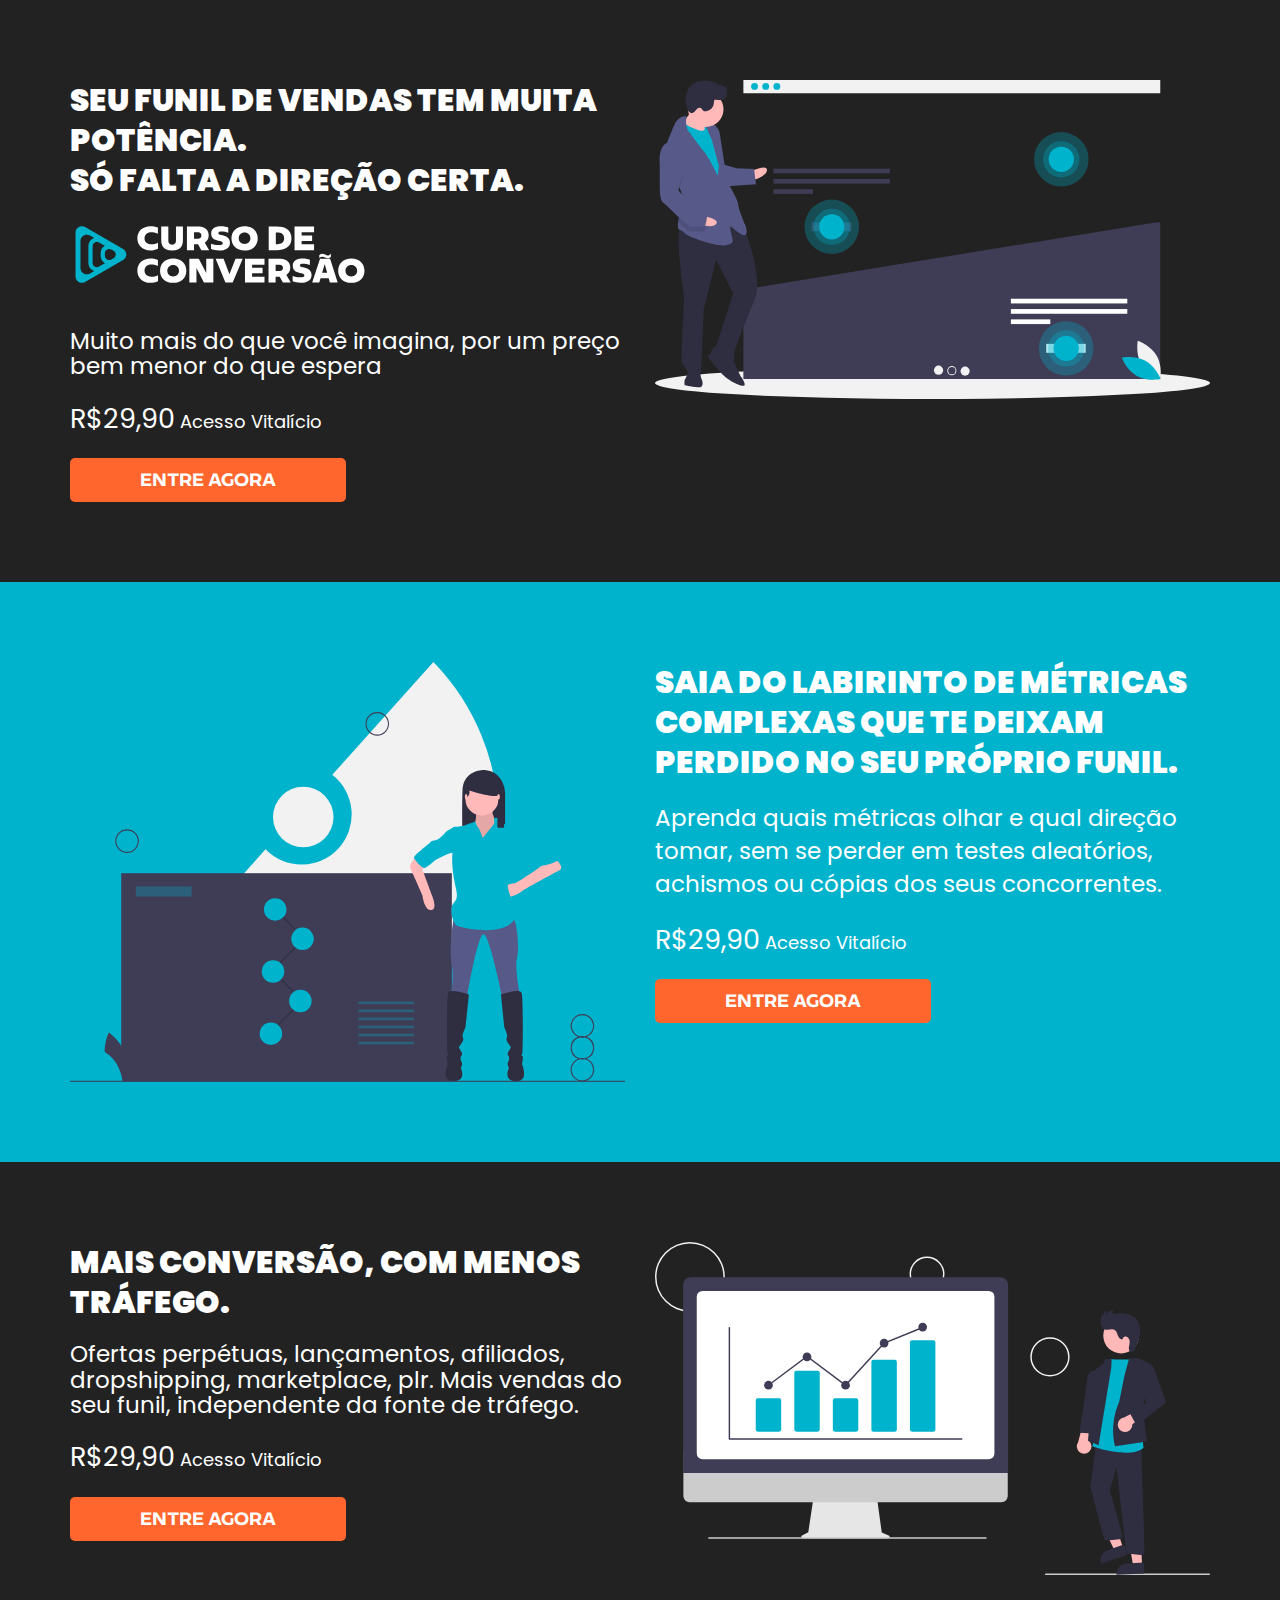
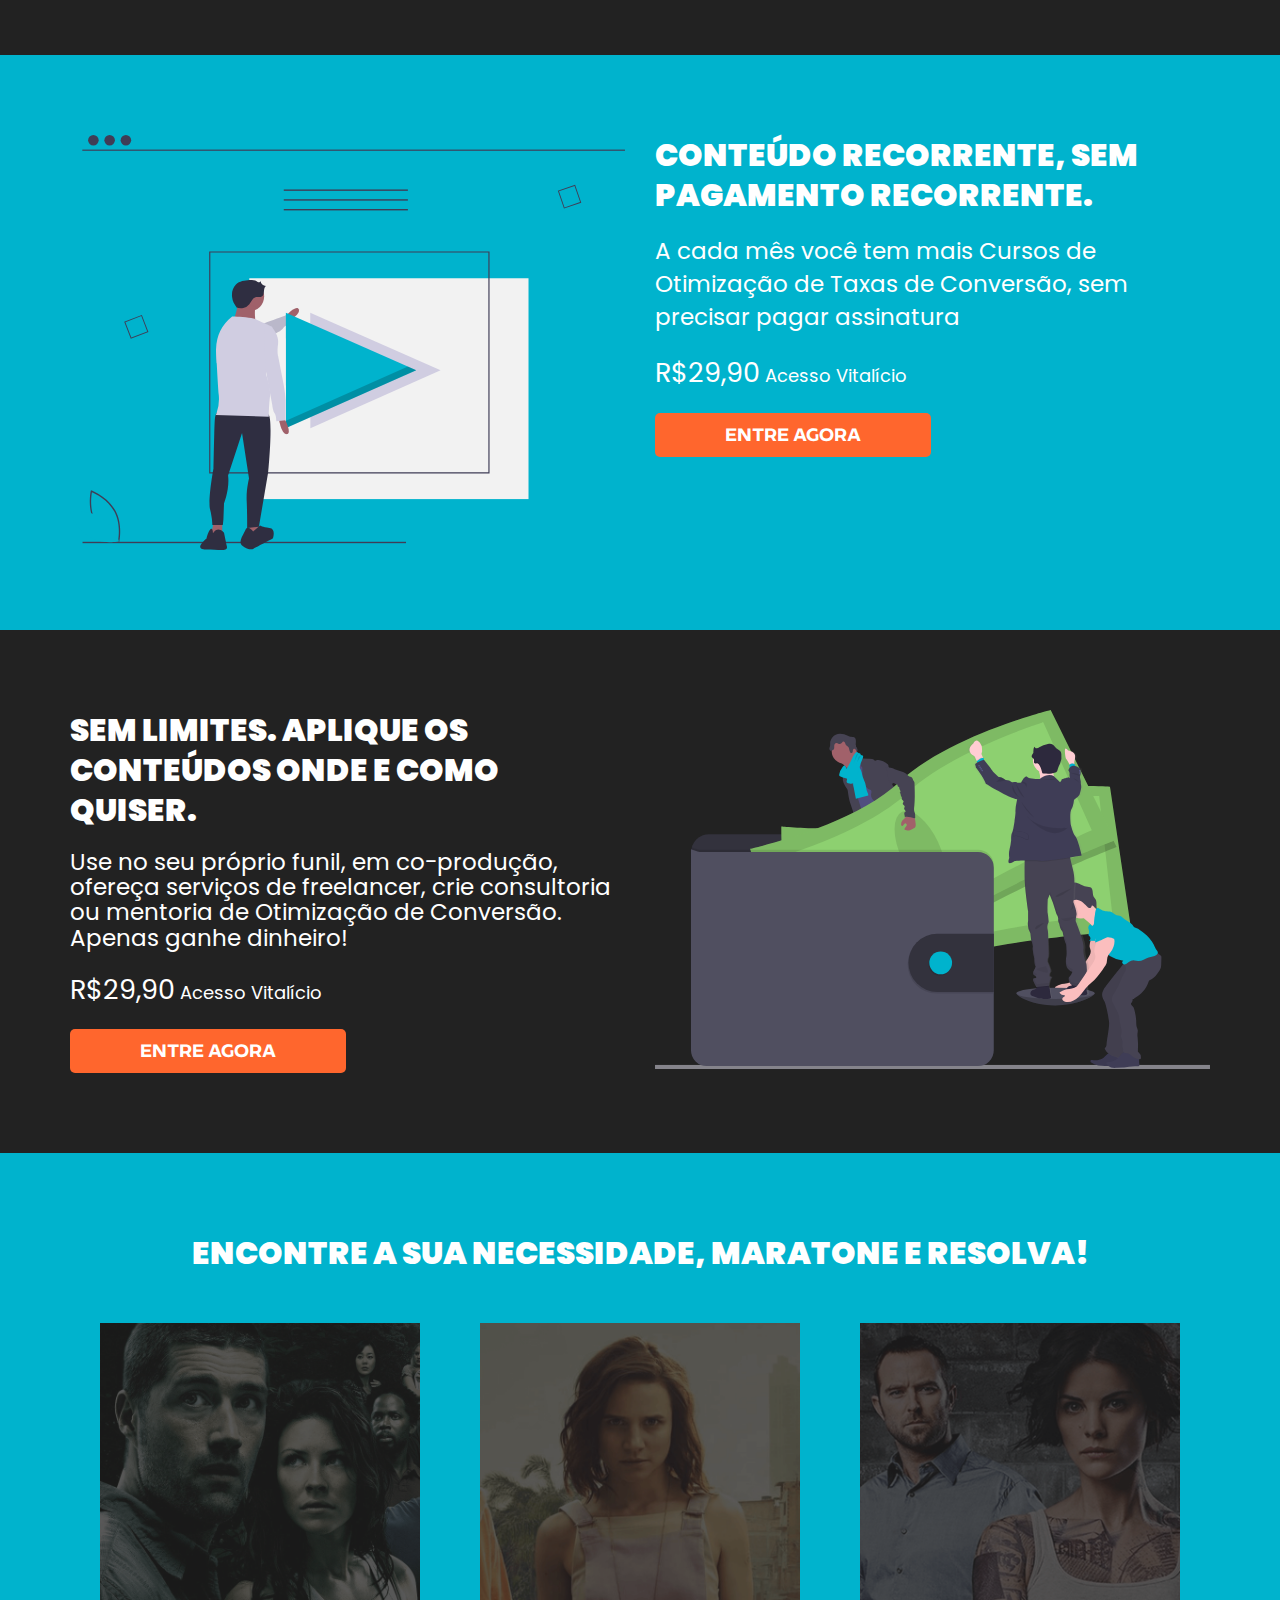
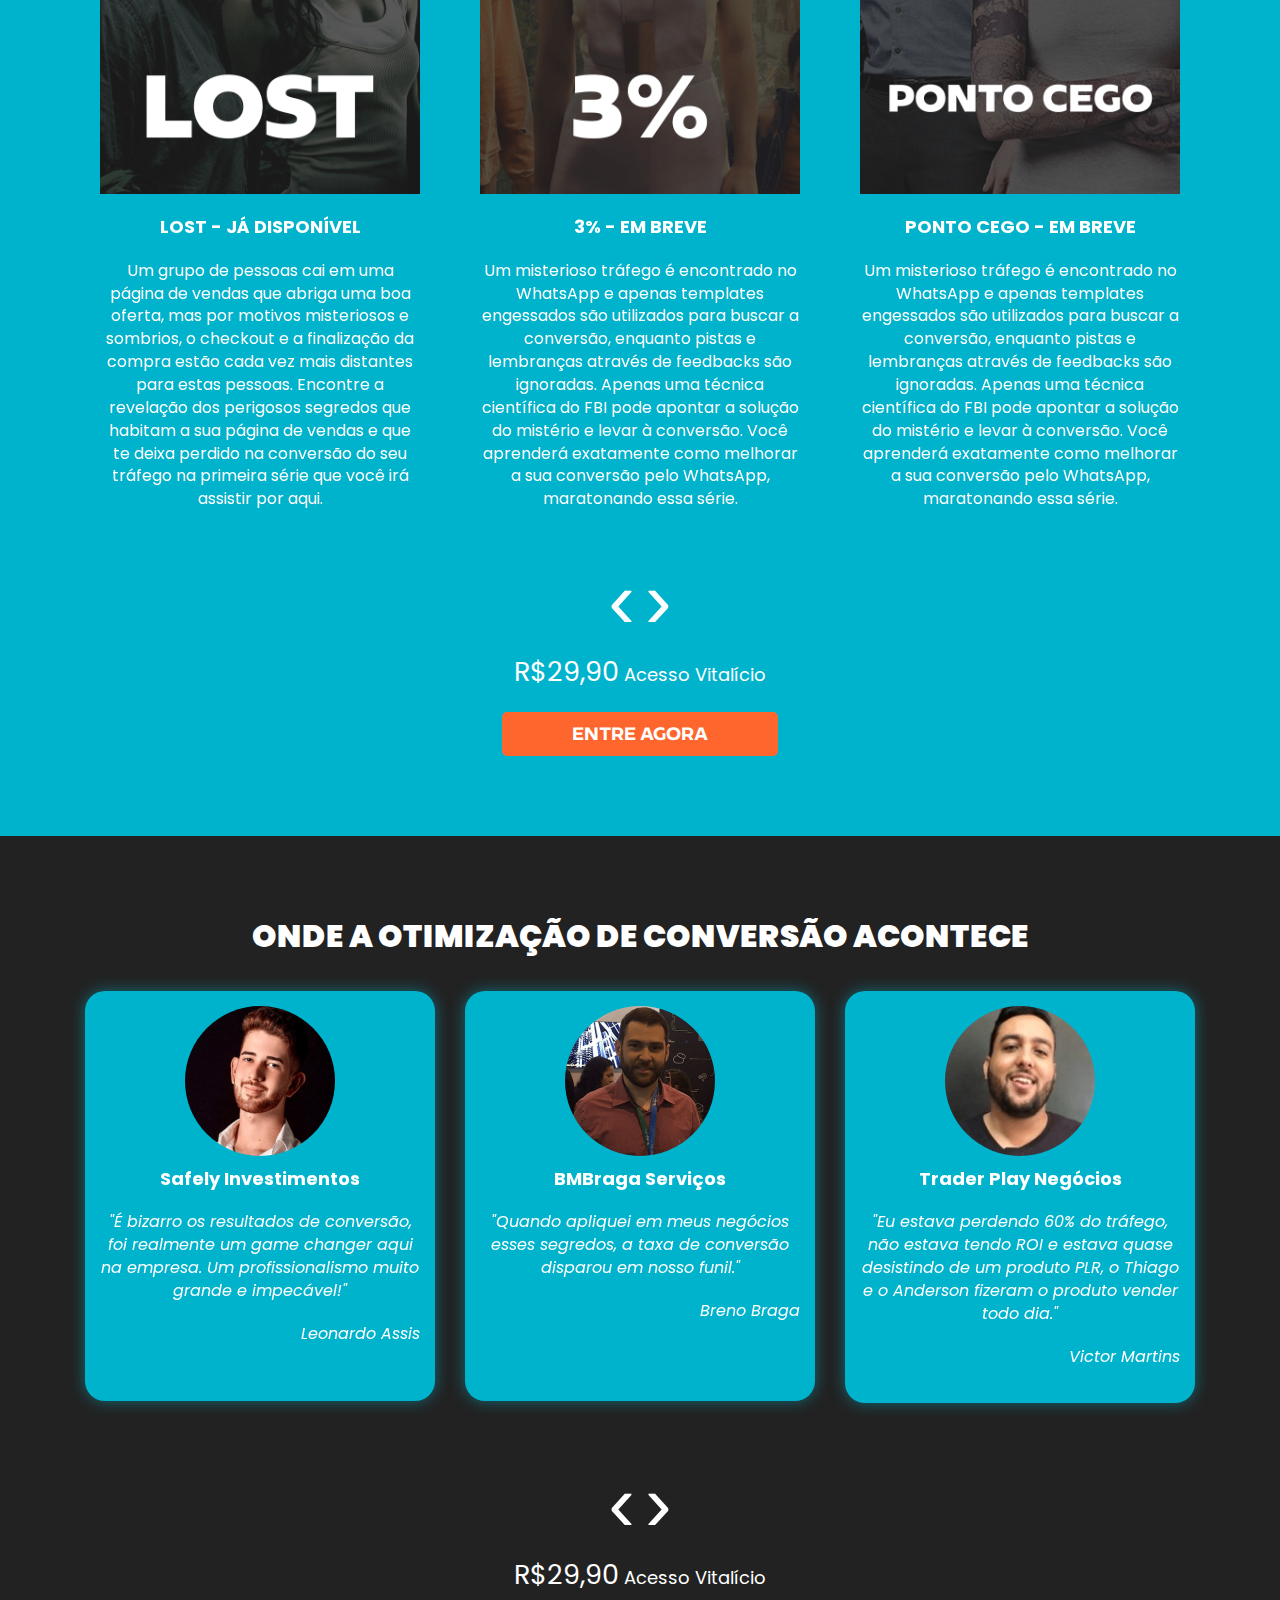
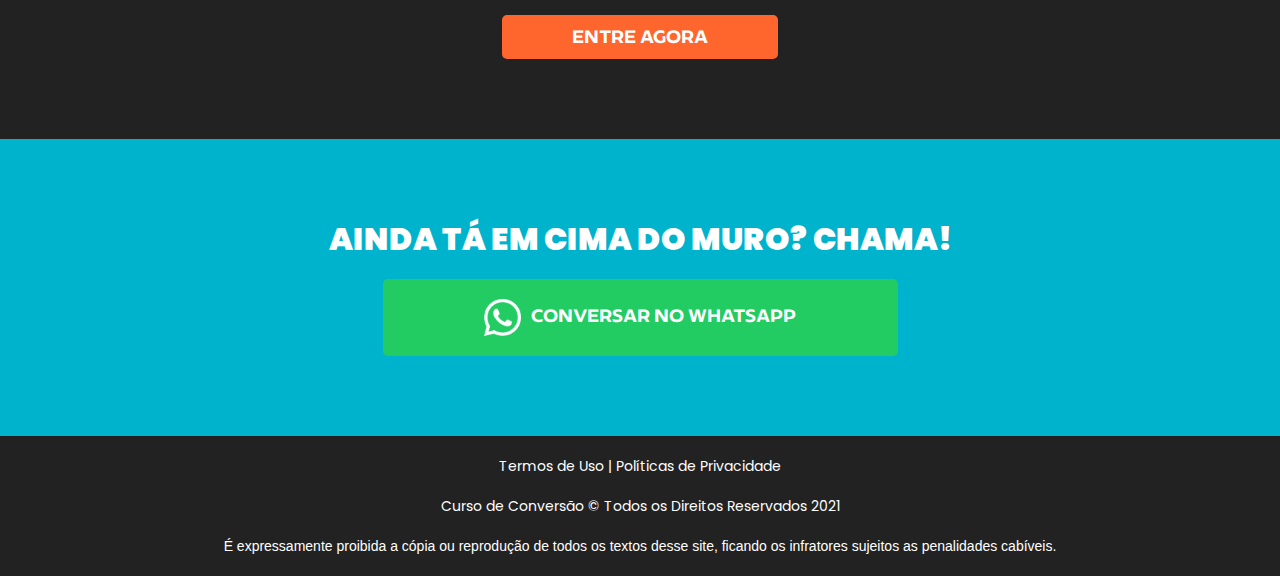
<file: sua-ultima-chance/index.html>
<!DOCTYPE html>
<html lang="pt-br">

<head>
    <meta charset="utf-8">
    <meta name="viewport" content="width=device-width, initial-scale=1">
    <link rel="preconnect" href="https://fonts.gstatic.com">
    <link href="https://fonts.googleapis.com/css2?family=Poppins:wght@300;600;900&display=swap" rel="stylesheet">
    <link rel="icon" href="../favicon.svg">
    <title>Curso de Conversão</title>
    <meta name="description" content="Seu funil de vendas tem muita potência. Só falta a direção certa.">
    <meta property="og:title" content="Curso de Conversão" />
    <meta property="og:url" content="https://cursodeconversao.com.br" />
    <meta property="og:image" content="../assets/img/og-image.png" />
    <link rel="stylesheet" href="../assets/css/bootstrap.min.css">
    <link rel="stylesheet" href="../assets/css/owl.carousel.min.css">
    <link rel="stylesheet" href="../assets/css/owl.theme.default.min.css">
    <link rel="stylesheet" type="text/css" href="../assets/css/main.css">
    <!-- Google Tag Manager -->
    <script>(function (w, d, s, l, i) {
            w[l] = w[l] || []; w[l].push({
                'gtm.start':
                    new Date().getTime(), event: 'gtm.js'
            }); var f = d.getElementsByTagName(s)[0],
                j = d.createElement(s), dl = l != 'dataLayer' ? '&l=' + l : ''; j.async = true; j.src =
                    'https://www.googletagmanager.com/gtm.js?id=' + i + dl; f.parentNode.insertBefore(j, f);
        })(window, document, 'script', 'dataLayer', 'GTM-5C55CH4');</script>
    <!-- End Google Tag Manager -->
</head>

<body>
    <!-- Google Tag Manager (noscript) -->
    <noscript><iframe src="https://www.googletagmanager.com/ns.html?id=GTM-5C55CH4" height="0" width="0"
            style="display:none;visibility:hidden"></iframe></noscript>
    <!-- End Google Tag Manager (noscript) -->
    <section id="header">
        <div class="container">
            <div class="row">
                <div class="col-xs-12 col-sm-12 col-md-6 col-lg-6">
                    <h1>SEU FUNIL DE VENDAS TEM MUITA POTÊNCIA.<br>SÓ FALTA A DIREÇÃO CERTA.</h1>
                    <img class="logo" src="../assets/img/cursodeconversao.svg" alt="Curso de Conversão">
                    <h2>Muito mais do que você imagina, por um preço bem menor do que espera</h2>

                    <p><span class="preco">R$29,90</span> Acesso Vitalício</p>
                    <button role="button" class="checkout btn-enter btn btn-primary btn-lg">Entre agora</button>
                </div>
                <div class="hidden-xs hidden-sm col-md-6 col-lg-6">
                    <img class="heatmap" src="../assets/img/heatmap.svg" alt="Heatmap">
                </div>
            </div>
        </div>
    </section>
    <section id="labirinto">
        <div class="container">
            <div class="row">
                <div class="col-xs-12 col-sm-12 col-md-6 col-lg-6">
                    <img class="labirinto" src="../assets/img/labirinto.svg" alt="SAIA DO LABIRINTO DE MÉTRICAS COMPLEXAS
                    QUE TE DEIXAM PERDIDO NO SEU PRÓPRIO FUNIL">
                </div>
                <div class="col-xs-12 col-sm-12 col-md-6 col-lg-6">
                    <h3>SAIA DO LABIRINTO DE MÉTRICAS COMPLEXAS
                        QUE TE DEIXAM PERDIDO NO SEU PRÓPRIO FUNIL.
                    </h3>
                    <p class="description">Aprenda quais métricas olhar e
                        qual direção tomar, sem se perder em
                        testes aleatórios, achismos ou cópias
                        dos seus concorrentes.
                    </p>
                    <p><span class="preco">R$29,90</span> Acesso Vitalício</p>
                    <button role="button" class="checkout btn-enter btn btn-primary btn-lg">Entre agora</button>
                </div>
            </div>
        </div>
    </section>
    <section id="conversao">
        <div class="container">
            <div class="row">
                <div class="col-xs-12 col-sm-12 col-md-6 col-lg-6">
                    <img class="conversao hidden-md hidden-lg" src="../assets/img/conversao.svg"
                        alt="MAIS CONVERSÃO, COM MENOS TRÁFEGO.">
                    <h1>MAIS CONVERSÃO, COM MENOS TRÁFEGO.</h1>
                    <h2>Ofertas perpétuas, lançamentos,
                        afiliados, dropshipping, marketplace, plr.
                        Mais vendas do seu funil,
                        independente da fonte de tráfego.
                    </h2>

                    <p><span class="preco">R$29,90</span> Acesso Vitalício</p>
                    <button role="button" class="checkout btn-enter btn btn-primary btn-lg">Entre agora</button>
                </div>
                <div class="hidden-xs hidden-sm col-md-6 col-lg-6">
                    <img class="conversao" src="../assets/img/conversao.svg">
                </div>
            </div>
        </div>
    </section>
    <section id="recorrente">
        <div class="container">
            <div class="row">
                <div class="col-xs-12 col-sm-12 col-md-6 col-lg-6">
                    <img class="recorrente" src="../assets/img/recorrente.svg" alt="CONTEÚDO RECORRENTE,
                    SEM PAGAMENTO RECORRENTE.">
                </div>
                <div class="col-xs-12 col-sm-12 col-md-6 col-lg-6">
                    <h3>CONTEÚDO RECORRENTE,
                        SEM PAGAMENTO RECORRENTE.
                    </h3>
                    <p class="description">A cada mês você tem mais Cursos
                        de Otimização de Taxas de Conversão,
                        sem precisar pagar assinatura

                    </p>
                    <p><span class="preco">R$29,90</span> Acesso Vitalício</p>
                    <button role="button" class="checkout btn-enter btn btn-primary btn-lg">Entre agora</button>
                </div>
            </div>
        </div>
    </section>
    <section id="limites">
        <div class="container">
            <div class="row">
                <div class="col-xs-12 col-sm-12 col-md-6 col-lg-6">
                    <img class="hidden-md hidden-lg limites" src="../assets/img/money.svg" alt="SEM LIMITES.
                    APLIQUE OS CONTEÚDOS
                    ONDE E COMO QUISER.">
                    <h1>SEM LIMITES.
                        APLIQUE OS CONTEÚDOS
                        ONDE E COMO QUISER.
                    </h1>
                    <h2>Use no seu próprio funil, em co-produção,
                        ofereça serviços de freelancer, crie consultoria
                        ou mentoria de Otimização de Conversão.
                        Apenas ganhe dinheiro!
                    </h2>

                    <p><span class="preco">R$29,90</span> Acesso Vitalício</p>
                    <button role="button" class="checkout btn-enter btn btn-primary btn-lg">Entre agora</button>
                </div>
                <div class="hidden-xs hidden-sm col-md-6 col-lg-6">
                    <img class="limites" src="../assets/img/money.svg">
                </div>
            </div>
        </div>
    </section>
    <section id="series">
        <div class="container">
            <div class="row text-center">
                <div class="col-xs-12 col-sm-12 col-md-12 col-lg-12">
                    <h3>ENCONTRE A SUA NECESSIDADE, MARATONE E RESOLVA!</h3>
                </div>
                <div class="col-xs-12 col-sm-12 col-md-12 col-lg-12">
                    <div class="owl-carousel">
                        <div class="serie">
                            <img class="img-responsive" src="../assets/img/lost.png" alt="Lost">
                            <p class="title">LOST - JÁ DISPONÍVEL</p>
                            <p class="description">Um grupo de pessoas cai em uma página de vendas que abriga uma boa
                                oferta,
                                mas por motivos misteriosos e sombrios, o checkout e a finalização da compra estão cada
                                vez
                                mais
                                distantes para estas pessoas. Encontre a revelação dos perigosos segredos que habitam a
                                sua
                                página de vendas e que te deixa perdido na conversão do seu tráfego na primeira série
                                que
                                você
                                irá assistir por aqui. </p>
                        </div>
                        <div class="serie">
                            <img class="img-responsive" src="../assets/img/3.png" alt="3%">
                            <p class="title">3% - EM BREVE</p>
                            <p class="description">Um misterioso tráfego é encontrado no WhatsApp e apenas templates
                                engessados
                                são utilizados para buscar a conversão, enquanto pistas e lembranças através de
                                feedbacks
                                são
                                ignoradas. Apenas uma técnica científica do FBI pode apontar a solução do mistério e
                                levar à
                                conversão. Você aprenderá exatamente como melhorar a sua conversão pelo WhatsApp,
                                maratonando
                                essa série.
                            </p>
                        </div>
                        <div class="serie">
                            <img class="img-responsive" src="../assets/img/ponto-cego.png" alt="Ponto Cego">
                            <p class="title">PONTO CEGO - EM BREVE</p>
                            <p class="description">Um misterioso tráfego é encontrado no WhatsApp e apenas templates
                                engessados
                                são utilizados para buscar a conversão, enquanto pistas e lembranças através de
                                feedbacks
                                são
                                ignoradas. Apenas uma técnica científica do FBI pode apontar a solução do mistério e
                                levar à
                                conversão. Você aprenderá exatamente como melhorar a sua conversão pelo WhatsApp,
                                maratonando
                                essa série. </p>
                        </div>
                        <div class="serie">
                            <img class="img-responsive" src="../assets/img/good-girls.png" alt="Good Girls">
                            <p class="title">GOOD GIRLS - EM BREVE</p>
                            <p class="description">Uma ótima oportunidade surge à sua frente, aproveitar a terceirização
                                de
                                autoridade de influencers e blogueiras para o seu produto, através de depoimentos para a
                                página, criativos para anúncios ou social media, mas infelizmente não está saindo como
                                esperava e a resposta imediata para melhorar a conversão não está no roteiro do vídeo,
                                mas
                                sim em um outro fator que você aprenderá nos episódios dessa série.</p>
                        </div>
                        <div class="serie">
                            <img class="img-responsive" src="../assets/img/twd.png" alt="The Walking Dead">
                            <p class="title">THE WALKING DEAD - EM BREVE</p>
                            <p class="description">Ao abrir a ferramenta de e-mail marketing do jeito certo, um gestor
                                de
                                automação descobre que contatos mortos-vivos estão se propagando progressivamente por
                                toda a
                                lista de leads. Inicia um combate com ferramentas, configurações e estruturas de
                                copywriting
                                para acabar com o fenômeno, percorrendo diferentes lugares em busca do aumento da
                                conversão
                                nos disparos por e-mail. </p>
                        </div>
                    </div>
                </div>
                <div class="col-xs-12 col-sm-12 col-md-12 col-lg-12">
                    <p><span class="preco">R$29,90</span> Acesso Vitalício</p>
                    <button role="button" class="checkout btn-enter btn btn-primary btn-lg">Entre agora</button>
                </div>
            </div>
        </div>
    </section>
    <section id="depoimentos">
        <div class="container">
            <div class="row text-center">
                <div class="col-xs-12 col-sm-12 col-md-12 col-lg-12">
                    <h3>ONDE A OTIMIZAÇÃO DE CONVERSÃO ACONTECE</h3>
                </div>
                <div class="col-xs-12 col-sm-12 col-md-12 col-lg-12">
                    <div class="owl-carousel">
                        <div class="box">
                            <img class="img-responsive" src="../assets/img/leonardo-assis.png" alt="Leonardo Assis">
                            <p class="name">Safely Investimentos</p>
                            <p class="depoimento">"É bizarro os resultados de conversão, foi realmente um game changer
                                aqui na empresa. Um profissionalismo muito grande e impecável!"</p>
                            <p class="depoimento text-right">Leonardo Assis</p>
                        </div>
                        <div class="box">
                            <img class="img-responsive" src="../assets/img/breno-braga.png" alt="Breno Braga">
                            <p class="name">BMBraga Serviços</p>
                            <p class="depoimento">"Quando apliquei em meus negócios esses segredos, a taxa de conversão
                                disparou em nosso funil."</p>
                            <p class="depoimento text-right">Breno Braga</p>
                        </div>
                        <div class="box">
                            <img class="img-responsive" src="../assets/img/victor-martins.png" alt="Victor Martins">
                            <p class="name">Trader Play Negócios</p>
                            <p class="depoimento">"Eu estava perdendo 60% do tráfego, não estava tendo ROI e estava
                                quase desistindo de um produto PLR, o Thiago e o Anderson fizeram o produto vender todo
                                dia."
                            </p>
                            <p class="depoimento text-right">Victor Martins</p>
                        </div>
                        <div class="box">
                            <img class="img-responsive" src="../assets/img/helio-junior.png" alt="Helio Junior">
                            <p class="name">Yaveh Cosméticos</p>
                            <p class="depoimento">"Surreal, retenção enorme e um aumento de conversão em vendas
                                estrondoso, nunca vi um calor desse no hotjar."
                            </p>
                            <p class="depoimento text-right">Hélio Junior</p>
                        </div>
                        <!-- Fotos daqui pra baixo-->
                        <div class="box">
                            <img class="img-responsive" src="../assets/img/sergio-goncalves.png" alt="Helio Junior">
                            <p class="name">Colagemax / Encapsulados</p>
                            <p class="depoimento">"Entrei no marketing digital no mercado de encapsulado sem nunca ter
                                trabalhado como afiliado, sem conhecer o mercado, eu bati recordes de vendas e melhorei
                                demais como profissional de mkt digital aumentando muito minhas vendas."
                            </p>
                            <p class="depoimento text-right">Sergio Gonçalves</p>
                        </div>
                        <div class="box">
                            <img class="img-responsive" src="../assets/img/alexander-frota.png" alt="Helio Junior">
                            <p class="name">Abmex / Virtual Lucrativo</p>
                            <p class="depoimento">"Passando aqui para dizer que depois que fizemos o job nossa conversão
                                melhorou drasticamente!!! Inclusive, o resultado foi tão incrível que o time já está
                                contando para os próximos projetos!"
                            </p>
                            <p class="depoimento text-right">Alexander Frota</p>
                        </div>
                        <div class="box">
                            <img class="img-responsive" src="../assets/img/luis-jaime.jpeg" alt="Helio Junior">
                            <p class="name">IVOX Marketing / Lançamentos de Experts</p>
                            <p class="depoimento">"Alem das copys que trazem resultados incríveis, aprendemos MUITO com
                                os insights que traz!! A experiência vale muitoo, gratidão pela parceria."
                            </p>
                            <p class="depoimento text-right">Luis Jaime</p>
                        </div>
                        <div class="box">
                            <img class="img-responsive" src="../assets/img/marcos-bentes.png" alt="Helio Junior">
                            <p class="name">Bioman Caps / Encapsulados</p>
                            <p class="depoimento">"É realmente bizarro o nível de conversão. O game mudou rápido."
                            </p>
                            <p class="depoimento text-right">Marcos Bentes</p>
                        </div>
                        <div class="box">
                            <img class="img-responsive" src="../assets/img/leonardo-santos.png" alt="Helio Junior">
                            <p class="name">LS Marketing Digital / Prestação de Serviço</p>
                            <p class="depoimento">"É absurdo o fato que apenas um toque com relação a página de vendas
                                do produto, fez ele triplicar no número de conversão, gratidão pela competência,
                                profissionalismo e disponibilidade."
                            </p>
                            <p class="depoimento text-right">Leonardo Santos</p>
                        </div>
                        <div class="box">
                            <img class="img-responsive" src="../assets/img/heliton-ribeiro.png" alt="Helio Junior">
                            <p class="name">J10K / Best Seller em Marketplaces</p>
                            <p class="depoimento">"Que sensibilidade incrível de saber lidar com comportamento humano, e
                                gerar copys através da transformação futura desejada."
                            </p>
                            <p class="depoimento text-right">Heliton Ribeiro</p>
                        </div>
                        <div class="box">
                            <img class="img-responsive" src="../assets/img/paulo-martins.jpeg" alt="Helio Junior">
                            <p class="name">Chaves e Martins Ltda / Produto Adulto Oculto</p>
                            <p class="depoimento">"Sem dúvidas fora da curva! Entrega o que ninguém entrega!"
                            </p>
                            <p class="depoimento text-right">Paulo Martins</p>
                        </div>
                        <div class="box">
                            <img class="img-responsive" src="../assets/img/rogerio-poa.png" alt="Helio Junior">
                            <p class="name">Xpert Digital</p>
                            <p class="depoimento">"Esses dois monstros juntos são emoção e razão unidas, aproveitei ao
                                máximo o ensinamento deles e hoje me transformei, são fodásticos!"
                            </p>
                            <p class="depoimento text-right">Rogério Poa</p>
                        </div>
                    </div>
                </div>
                <div class="col-xs-12 col-sm-12 col-md-12 col-lg-12">
                    <p><span class="preco">R$29,90</span> Acesso Vitalício</p>
                    <button role="button" class="checkout btn-enter btn btn-primary btn-lg">Entre agora</button>
                </div>
            </div>
        </div>
    </section>
    <section id="whatsapp">
        <div class="container">
            <div class="row text-center">
                <div class="col-xs-12 col-sm-12 col-md-12 col-lg-12">
                    <h3>AINDA TÁ EM CIMA DO MURO? CHAMA!</h3>
                    <button role="button" class="btn-whatsapp btn btn-primary btn-lg"><img class="icon"
                            src="../assets/img/whatsapp.png">Conversar no Whatsapp</button>
                </div>
            </div>
        </div>
    </section>
    <footer>
        <div class="container">
            <div class="row">
                <div class="col-xs-12 col-sm-12 col-md-12 col-lg-12 text-center">
                    <p><a href="/termos-de-uso/">Termos de Uso</a> | <a href="/politicas-de-privacidade/">Políticas de
                            Privacidade</a></p>
                    <p>Curso de Conversão © Todos os Direitos Reservados 2021</p>
                    <small>É expressamente proibida a cópia ou reprodução de todos os textos desse site, ficando os
                        infratores sujeitos as penalidades cabíveis.</small>
                </div>
            </div>
        </div>
    </footer>
</body>
<script src="../assets/js/jquery-2.1.4.min.js"></script>
<script src="../assets/js/owl.carousel.min.js"></script>
<script src="../assets/js/ultima-chance.js"></script>

</html>
</file>
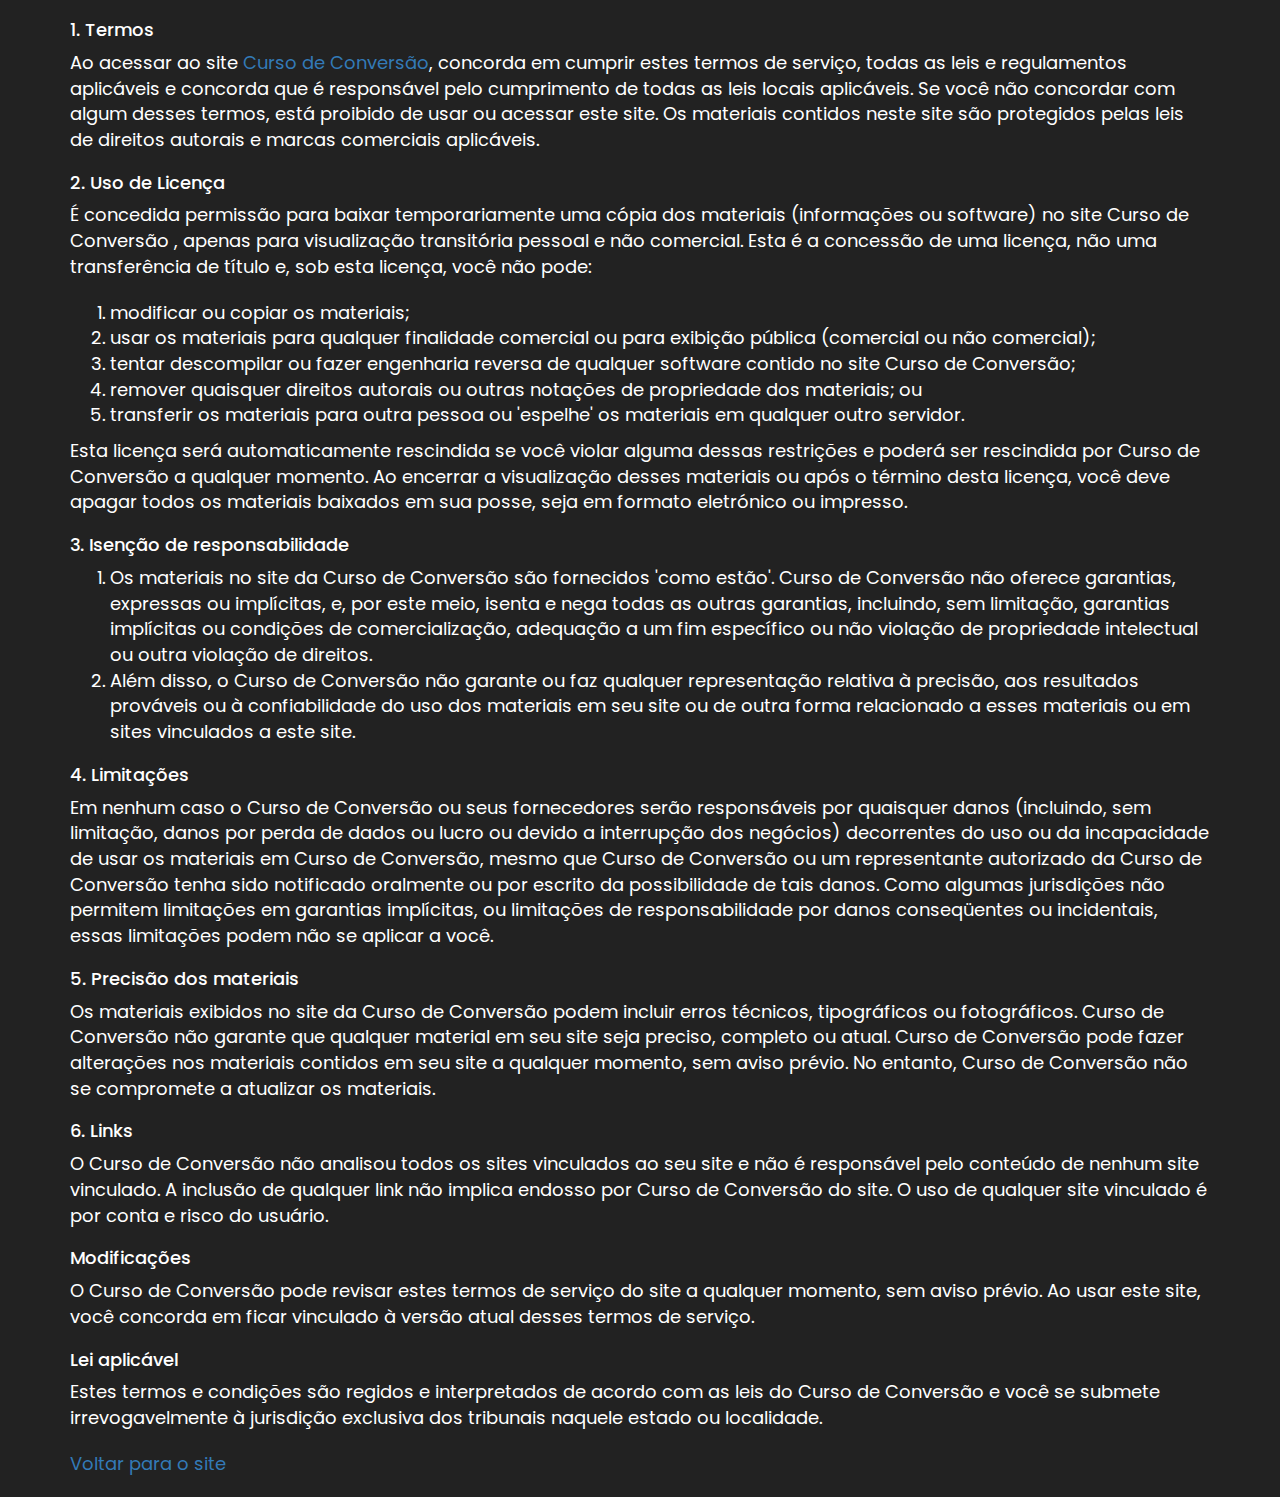
<file: termos-de-uso/index.html>
<!DOCTYPE html>
<html lang="pt-br">

<head>
    <meta charset="utf-8">
    <meta name="viewport" content="width=device-width, initial-scale=1">
    <link rel="preconnect" href="https://fonts.gstatic.com">
    <link href="https://fonts.googleapis.com/css2?family=Poppins:wght@300;600;900&display=swap" rel="stylesheet">
    <link rel="icon" href="../favicon.svg">
    <title>Termos de Uso - Curso de Conversão</title>
    <meta description="Seu funil de vendas tem muita potência. Só falta a direção certa.">
    <meta property="og:title" content="Curso de Conversão" />
    <meta property="og:url" content="https://cursodeconversao.com.br" />
    <meta property="og:image" content="../assets/img/og-image.png" />
    <link rel="stylesheet" href="../assets/css/bootstrap.min.css">
    <link rel="stylesheet" href="../assets/css/owl.carousel.min.css">
    <link rel="stylesheet" href="../assets/css/owl.theme.default.min.css">
    <link rel="stylesheet" type="text/css" href="../assets/css/main.css">
</head>

<body style="color: #fff;">
    <div class="container">
        <div class="row">
            <div class="col-xs-12 col-sm-12 col-md-12 col-lg-12">
                <h2>1. Termos</h2>
                <p>Ao acessar ao site <a href='https://cursodeconversao.com.br'>Curso de Conversão</a>, concorda em
                    cumprir estes termos de serviço, todas as leis e regulamentos aplicáveis ​​e concorda que é
                    responsável pelo cumprimento de todas as leis locais aplicáveis. Se você não concordar com algum
                    desses termos, está proibido de usar ou acessar este site. Os materiais contidos neste site são
                    protegidos pelas leis de direitos autorais e marcas comerciais aplicáveis.</p>
                <h2>2. Uso de Licença</h2>
                <p>É concedida permissão para baixar temporariamente uma cópia dos materiais (informações ou software)
                    no site Curso de Conversão , apenas para visualização transitória pessoal e não comercial. Esta é a
                    concessão de uma licença, não uma transferência de título e, sob esta licença, você não pode: </p>
                <ol>
                    <li>modificar ou copiar os materiais;  </li>
                    <li>usar os materiais para qualquer finalidade comercial ou para exibição pública (comercial ou não
                        comercial);  </li>
                    <li>tentar descompilar ou fazer engenharia reversa de qualquer software contido no site Curso de
                        Conversão;  </li>
                    <li>remover quaisquer direitos autorais ou outras notações de propriedade dos materiais; ou  </li>
                    <li>transferir os materiais para outra pessoa ou 'espelhe' os materiais em qualquer outro servidor.
                    </li>
                </ol>
                <p>Esta licença será automaticamente rescindida se você violar alguma dessas restrições e poderá ser
                    rescindida por Curso de Conversão a qualquer momento. Ao encerrar a visualização desses materiais ou
                    após o término desta licença, você deve apagar todos os materiais baixados em sua posse, seja em
                    formato eletrónico ou impresso.</p>
                <h2>3. Isenção de responsabilidade</h2>
                <ol>
                    <li>Os materiais no site da Curso de Conversão são fornecidos 'como estão'. Curso de Conversão não
                        oferece garantias, expressas ou implícitas, e, por este meio, isenta e nega todas as outras
                        garantias, incluindo, sem limitação, garantias implícitas ou condições de comercialização,
                        adequação a um fim específico ou não violação de propriedade intelectual ou outra violação de
                        direitos. </li>
                    <li>Além disso, o Curso de Conversão não garante ou faz qualquer representação relativa à precisão,
                        aos resultados prováveis ​​ou à confiabilidade do uso dos materiais em seu site ou de outra
                        forma relacionado a esses materiais ou em sites vinculados a este site.</li>
                </ol>
                <h2>4. Limitações</h2>
                <p>Em nenhum caso o Curso de Conversão ou seus fornecedores serão responsáveis ​​por quaisquer danos
                    (incluindo, sem limitação, danos por perda de dados ou lucro ou devido a interrupção dos negócios)
                    decorrentes do uso ou da incapacidade de usar os materiais em Curso de Conversão, mesmo que Curso de
                    Conversão ou um representante autorizado da Curso de Conversão tenha sido notificado oralmente ou
                    por escrito da possibilidade de tais danos. Como algumas jurisdições não permitem limitações em
                    garantias implícitas, ou limitações de responsabilidade por danos conseqüentes ou incidentais, essas
                    limitações podem não se aplicar a você.</p>
                <h2>5. Precisão dos materiais</h2>
                <p>Os materiais exibidos no site da Curso de Conversão podem incluir erros técnicos, tipográficos ou
                    fotográficos. Curso de Conversão não garante que qualquer material em seu site seja preciso,
                    completo ou atual. Curso de Conversão pode fazer alterações nos materiais contidos em seu site a
                    qualquer momento, sem aviso prévio. No entanto, Curso de Conversão não se compromete a atualizar os
                    materiais.</p>
                <h2>6. Links</h2>
                <p>O Curso de Conversão não analisou todos os sites vinculados ao seu site e não é responsável pelo
                    conteúdo de nenhum site vinculado. A inclusão de qualquer link não implica endosso por Curso de
                    Conversão do site. O uso de qualquer site vinculado é por conta e risco do usuário.</p>
                </p>
                <h3>Modificações</h3>
                <p>O Curso de Conversão pode revisar estes termos de serviço do site a qualquer momento, sem aviso
                    prévio. Ao usar este site, você concorda em ficar vinculado à versão atual desses termos de serviço.
                </p>
                <h3>Lei aplicável</h3>
                <p>Estes termos e condições são regidos e interpretados de acordo com as leis do Curso de Conversão e
                    você se submete irrevogavelmente à jurisdição exclusiva dos tribunais naquele estado ou localidade.
                </p>
                <p><a href="/">Voltar para o site</a></p>
            </div>
        </div>
    </div>
</body>

</html>
</file>
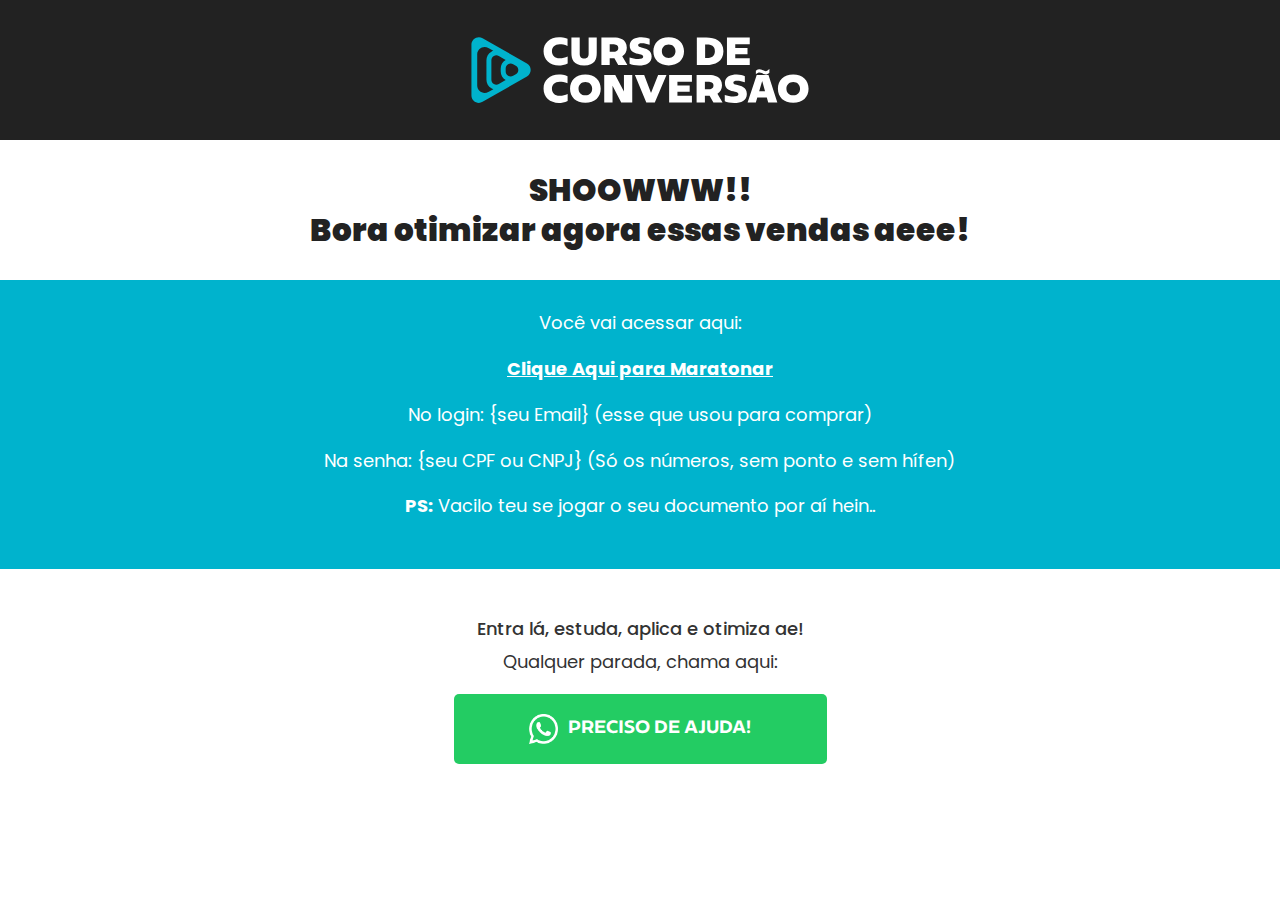
<file: thanks/index.html>
<!DOCTYPE html>
<html lang="pt-br">

<head>
    <meta charset="utf-8">
    <meta name="viewport" content="width=device-width, initial-scale=1">
    <link rel="preconnect" href="https://fonts.gstatic.com">
    <link href="https://fonts.googleapis.com/css2?family=Poppins:wght@300;600;900&display=swap" rel="stylesheet">
    <link rel="icon" href="../favicon.svg">
    <title>Comrpa Confirmada - Curso de Conversão</title>
    <meta description="Seu funil de vendas tem muita potência. Só falta a direção certa.">
    <meta property="og:title" content="Curso de Conversão" />
    <meta property="og:url" content="https://cursodeconversao.com.br" />
    <meta property="og:image" content="../assets/img/og-image.png" />
    <link rel="stylesheet" href="../assets/css/bootstrap.min.css">
    <link rel="stylesheet" href="../assets/css/owl.carousel.min.css">
    <link rel="stylesheet" href="../assets/css/owl.theme.default.min.css">
    <link rel="stylesheet" type="text/css" href="../assets/css/main.css">
    <!-- Google Tag Manager -->
    <script>(function (w, d, s, l, i) {
            w[l] = w[l] || []; w[l].push({
                'gtm.start':
                    new Date().getTime(), event: 'gtm.js'
            }); var f = d.getElementsByTagName(s)[0],
                j = d.createElement(s), dl = l != 'dataLayer' ? '&l=' + l : ''; j.async = true; j.src =
                    'https://www.googletagmanager.com/gtm.js?id=' + i + dl; f.parentNode.insertBefore(j, f);
        })(window, document, 'script', 'dataLayer', 'GTM-5C55CH4');</script>
    <!-- End Google Tag Manager -->
</head>

<body style="background-color: #fff;">
    <!-- Google Tag Manager (noscript) -->
    <noscript><iframe src="https://www.googletagmanager.com/ns.html?id=GTM-5C55CH4" height="0" width="0"
            style="display:none;visibility:hidden"></iframe></noscript>
    <!-- End Google Tag Manager (noscript) -->
    <div class="top">
        <div class="container">
            <div class="row">
                <div class="col-xs-12 col-sm-12 col-md-12 col-lg-12 text-center">
                    <img style="max-width: 350px;" class="logo" src="../assets/img/cursodeconversao.svg"
                        alt="Curso de Conversão">
                </div>
            </div>
        </div>
    </div>
    <div class="container obrigado">
        <div class="row">
            <div class="col-xs-12 col-sm-12 col-md-12 col-lg-12 text-center">

                <h1>SHOOWWW!!</h1>
                <h1 style="margin-bottom: 30px;">Bora otimizar agora essas vendas aeee!</h1>

            </div>
        </div>
    </div>
    <div class="box text-center">
        <div class="container">
            <div class="col-xs-12 col-sm-12 col-md-12 col-lg-12">

                <p>Você vai acessar aqui:</p>
                <a href="https://maratona.cursodeconversao.com.br" target="_blank">
                    <p class="clique">Clique Aqui para Maratonar</p>
                </a>
                <p>No login: {seu Email} (esse que usou para comprar)</p>
                <p>Na senha: {seu CPF ou CNPJ} (Só os números, sem ponto e sem hífen)
                <p><b>PS:</b> Vacilo teu se jogar o seu documento por aí hein..</p>
            </div>
        </div>
    </div>
    <div class="footer-thanks">
        <div class="container">
            <div class="row">
                <div class="col-xs-12 col-sm-12 col-md-12 col-lg-12 text-center">

                    <h1>Entra lá, estuda, aplica e otimiza ae!</h1>
                    <p>Qualquer parada, chama aqui:</p>
                    <button role="button" class="btn-whatsapp btn btn-primary btn-lg"><img class="icon"
                            src="../assets/img/whatsapp.png">Preciso de Ajuda!</button>
                </div>
            </div>

        </div>
    </div>
    <script src="../assets/js/jquery-2.1.4.min.js"></script>
    <script>
        //Rotator do Whatsapp
        var atendente = []
        atendente[0] = 'https://api.whatsapp.com/send?phone=5521990802711&text=Oii!%20Eu%preciso%20de%20ajuda!%20'
        //atendente[1] = 'https://api.whatsapp.com/send?phone=5521994292234&text=Oii!%20Eu%20estava%20no%20P%C3%A1gina%20de%20Vendas%20e%20Fiquei%20com%20Obje%C3%A7%C3%B5es!'

        var random = Math.floor(Math.random() * atendente.length);

        var whatsapp = atendente[random];
        $('.btn-whatsapp').wrap($('<a rel="noreferrer" target="_blank">').attr('href', whatsapp));
    </script>
</body>

</html>
</file>
<file: assets/css/main.css>
@font-face {
  font-family: Redonta;
  font-style: normal;
  font-weight: 600;
  src: url("../fonts/Redonda-Bold.otf");
}
@font-face {
  font-family: Redonta;
  font-style: normal;
  font-weight: 900;
  src: url("../fonts/Redonda-ExtraBold.otf");
}
body {
  background: #222222;
}

.container {
  max-width: 1460px !important;
}

h1, h2, h3, p, li {
  font-family: "Poppins", sans-serif;
  font-size: 18px;
}

p {
  margin-bottom: 20px;
}

span.preco {
  font-weight: normal;
  font-size: 27px;
}

.btn-enter, .btn-enter:hover {
  text-transform: uppercase;
  border: 0;
  background-color: #FF662D;
  box-shadow: none;
  border-radius: 5px;
  padding: 10px 70px;
  font-weight: 600;
  font-family: "Redonta";
  white-space: normal;
}
.parcelamento-em-baixo {
  margin-bottom: 0 !important;
}

small {
  color: #ffffff !important;
  margin-bottom: 40px;
  font-size: 14px;
}

.parcelamento-em-cima {
  margin-top: 10px;
}

section {
  padding: 80px 0;
}

.embed-container {
  position: relative;
  padding-bottom: 56.25%;
  height: 0;
  overflow: hidden;
  max-width: 100%;
}

.embed-container iframe,
.embed-container object,
.embed-container embed {
  position: absolute;
  top: 0;
  left: 0;
  width: 100%;
  height: 100%;
}

#header h1, #faq h1, #aula-experimental h1, .obrigado h1, #limites h1, #conversao h1 {
  font-weight: 900;
  color: #ffffff;
  font-size: 31px;
  line-height: 40px;
  margin-bottom: 20px;
  margin-top: 0;
}
#header h2, #faq h2, #aula-experimental h2, .obrigado h2, #limites h2, #conversao h2 {
  color: #ffffff;
  font-size: 23px;
  font-weight: normal;
  margin-bottom: 20px;
}
#header .logo, #faq .logo, #aula-experimental .logo, .obrigado .logo, #limites .logo, #conversao .logo {
  width: 300px;
  height: auto;
  margin-bottom: 20px;
}
#header .heatmap, #faq .heatmap, #aula-experimental .heatmap, .obrigado .heatmap, #limites .heatmap, #conversao .heatmap {
  width: 100%;
}
#header p, #faq p, #aula-experimental p, .obrigado p, #limites p, #conversao p {
  color: #ffffff;
  margin-bottom: 20px;
}
#header .scroll, #faq .scroll, #aula-experimental .scroll, .obrigado .scroll, #limites .scroll, #conversao .scroll {
  color: #fff;
  position: absolute;
  margin: 0 auto;
  bottom: 20px;
  right: 0;
  left: 0;
  text-align: center;
}
#header .scroll:after, #faq .scroll:after, #aula-experimental .scroll:after, .obrigado .scroll:after, #limites .scroll:after, #conversao .scroll:after {
  content: "";
  width: 40px;
  height: 40px;
  position: absolute;
  margin: auto;
  bottom: 10px;
  right: 0;
  left: 0;
  -webkit-animation: 3s arrow infinite ease;
  animation: 3s arrow infinite ease;
  border-right: 2px solid #FFF;
  border-bottom: 2px solid #FFF;
  -ms-transform: rotate(45deg);
  -webkit-transform: rotate(45deg);
  transform: rotate(45deg);
}

#labirinto, #series, #whatsapp, #depoimentos, #recorrente {
  background: #00B3CD;
}
#labirinto p, #series p, #whatsapp p, #depoimentos p, #recorrente p {
  color: #fff;
}
#labirinto h3, #series h3, #whatsapp h3, #depoimentos h3, #recorrente h3 {
  font-weight: 900;
  color: #ffffff;
  font-size: 31px;
  line-height: 40px;
  margin-bottom: 20px;
  margin-top: 0;
}
#labirinto .description, #series .description, #whatsapp .description, #depoimentos .description, #recorrente .description {
  color: #ffffff;
  font-size: 23px;
  font-weight: normal;
  margin-bottom: 20px;
}
#labirinto .labirinto, #series .labirinto, #whatsapp .labirinto, #depoimentos .labirinto, #recorrente .labirinto {
  width: 100%;
}

#conversao .conversao {
  width: 100%;
}

#recorrente .recorrente {
  width: 100%;
}

#limites .limites {
  width: 100%;
}

#series img, #whatsapp img, #depoimentos img {
  margin-bottom: 20px;
}
#series .title, #whatsapp .title, #depoimentos .title {
  font-weight: bold;
  text-transform: uppercase;
}
#series .description, #whatsapp .description, #depoimentos .description {
  font-size: 16px;
}
#series .owl-carousel .owl-nav button.owl-next, #whatsapp .owl-carousel .owl-nav button.owl-next, #depoimentos .owl-carousel .owl-nav button.owl-next, #series .owl-carousel .owl-nav button.owl-prev, #whatsapp .owl-carousel .owl-nav button.owl-prev, #depoimentos .owl-carousel .owl-nav button.owl-prev, #series .owl-carousel button.owl-dot, #whatsapp .owl-carousel button.owl-dot, #depoimentos .owl-carousel button.owl-dot {
  font-size: 80px;
  color: #fff;
  margin: -40px 5px -25px 5px;
}
#series .serie, #whatsapp .serie, #depoimentos .serie {
  padding: 15px;
  margin: 15px;
}

#depoimentos {
  background: #222222;
}
#depoimentos .box {
  background: #00B3CD;
  border-radius: 20px;
  padding: 15px;
  margin: 15px;
  box-shadow: 0 0 15px rgba(0, 179, 205, 0.5);
  min-height: 410px;
}
#depoimentos img {
  border-radius: 50%;
  max-width: 150px;
  display: block;
  margin: 0 auto 10px;
}
#depoimentos .name {
  font-weight: bold;
}
#depoimentos .depoimento {
  font-size: 16px;
  font-style: italic;
}
#depoimentos .owl-carousel .owl-nav button.owl-next, #depoimentos .owl-carousel .owl-nav button.owl-prev, #depoimentos .owl-carousel button.owl-dot {
  font-size: 80px;
  color: #fff;
  margin: -20px 5px -25px 5px;
}

#whatsapp .btn-whatsapp {
  white-space: normal;
  text-transform: uppercase;
  border: 0;
  background-color: #23CC63;
  box-shadow: none;
  border-radius: 5px;
  padding: 20px 70px;
  font-weight: 600;
  font-family: "Redonta";
}
#whatsapp .icon {
  margin-bottom: 0;
  width: 10%;
  height: auto;
  margin: 0 10px 0 0px;
}

footer {
  padding: 20px 0;
}
footer p {
  font-size: 14px;
  color: #fff;
}
footer small {
  color: #fff;
}
footer a {
  color: #fff;
}

.obrigado h1 {
  color: #222222;
  margin: 0;
}
.obrigado p {
  color: #222222;
}

.box {
  background-color: #00B3CD;
  padding: 30px;
  margin: 0 auto 30px;
}
.box p {
  color: #ffffff;
}
.box a {
  font-weight: bold;
  font-size: 18px;
  margin: 0;
}
.box .clique {
  color: #ffffff !important;
  text-decoration: underline;
}

.top {
  background: #222222;
  padding: 30px 0;
  margin-bottom: 30px;
}

.footer-thanks {
  margin-bottom: 60px;
  margin: 0 auto;
  display: block;
}
.footer-thanks .btn-whatsapp {
  white-space: normal;
  text-transform: uppercase;
  border: 0;
  background-color: #23CC63;
  box-shadow: none;
  border-radius: 5px;
  padding: 20px 40px;
  font-weight: 600;
  font-family: "Redonta";
}
.footer-thanks .icon {
  margin-bottom: 0;
  width: 10%;
  height: auto;
  margin: 0 10px 0 0px;
}

#prova-social, #garantia {
  background: #00B3CD;
}
#prova-social h1, #garantia h1 {
  font-weight: 900;
  color: #ffffff;
  font-size: 31px;
  line-height: 40px;
  margin-bottom: 20px;
  margin-top: 0;
}
#prova-social p, #garantia p {
  color: #fff;
}

#faq .panel-default > .panel-heading {
  color: #222222;
  background-color: #222222;
  border-color: #222222;
}
#faq .panel-default {
  border-color: #222222 !important;
}
#faq .panel-title > .small, #faq .panel-title > .small > a, #faq .panel-title > a, #faq .panel-title > small, #faq .panel-title > small > a {
  font-family: "Poppins", sans-serif;
  font-size: 21px;
  color: #ffffff;
  font-weight: normal;
}
#faq .panel-default > .panel-heading + .panel-collapse > .panel-body {
  background: #222222;
  padding: 10px;
}
#faq .panel-heading {
  border-top-left-radius: 0px;
  border-top-right-radius: 0px;
}
#faq .panel-default > .panel-heading + .panel-collapse > .panel-body {
  border-top-color: #222222;
}
#faq .checkout-text {
  color: #FF662D;
}
#faq p {
  line-height: 35px;
}

@media screen and (max-width: 767px) {
  section {
    padding: 40px 0;
  }

  #labirinto .labirinto, #recorrente .labirinto, #series .labirinto, #depoimentos .labirinto, #whatsapp .labirinto {
    margin-bottom: 30px;
  }

  #conversao .conversao {
    margin-bottom: 30px;
  }

  #recorrente .recorrente {
    margin-bottom: 30px;
  }

  #limites .limites {
    margin-bottom: 30px;
  }

  #series h3, #depoimentos h3, #whatsapp h3 {
    margin-bottom: -10px;
  }

  #series .description, #depoimentos .description, #whatsapp .description {
    margin-bottom: -30px;
  }

  #depoimentos h3 {
    margin-bottom: 20px;
  }

  #depimentos .box {
    min-height: 410px;
  }

  #depoimentos .owl-carousel .owl-nav button.owl-next, .owl-carousel .owl-nav button.owl-prev, .owl-carousel button.owl-dot {
    margin: -35px 5px -25px 5px !important;
  }

  #whatsapp .btn-whatsapp {
    padding: 20px 25px;
  }

  #whatsapp h3 {
    margin-bottom: 20px;
  }
}

/*# sourceMappingURL=main.css.map */
</file>
<file: assets/css/rmkt.css>
@font-face {
  font-family: Redonta;
  font-style: normal;
  font-weight: 600;
  src: url("../fonts/Redonda-Bold.otf");
}
@font-face {
  font-family: Redonta;
  font-style: normal;
  font-weight: 900;
  src: url("../fonts/Redonda-ExtraBold.otf");
}
body {
  background: #222222;
}

.container {
  max-width: 1460px !important;
}

h1,
h2,
h3,
p,
li {
  font-family: "Poppins", sans-serif;
  font-size: 18px;
}

p {
  margin-bottom: 20px;
}

span.preco {
  font-weight: normal;
  font-size: 27px;
}

.btn-enter, .btn-enter:hover {
  text-transform: uppercase;
  border: 0;
  background-color: #ff662d;
  box-shadow: none;
  border-radius: 5px;
  padding: 25px;
  font-weight: 600;
  font-family: "Redonta";
  white-space: normal;
  box-shadow: 0 0 25px rgba(255, 102, 45, 0.5);
  margin-bottom: 30px;
}
.parcelamento-em-baixo {
  margin-bottom: 0 !important;
}

small {
  color: #ffffff !important;
  margin-bottom: 40px;
  font-size: 14px;
}

.parcelamento-em-cima {
  margin-top: 10px;
}

section {
  padding: 40px 0;
}

.embed-container {
  position: relative;
  padding-bottom: 56.25%;
  height: 0;
  overflow: hidden;
}

.embed-container iframe,
.embed-container object,
.embed-container embed {
  position: absolute;
  top: 0;
  left: 0;
  width: 100%;
  height: 100%;
}

.contador {
  display: table;
  margin: auto;
}

#header h1, #faq h1, #aula-experimental h1 {
  font-weight: 900;
  color: #ffffff;
  font-size: 31px;
  line-height: 40px;
  margin-bottom: 20px;
  margin-top: 0;
}
#header h2, #faq h2, #aula-experimental h2 {
  color: #ffffff;
  font-size: 23px;
  font-weight: normal;
  margin-bottom: 20px;
}
#header .logo, #faq .logo, #aula-experimental .logo {
  width: 300px;
  height: auto;
  margin-bottom: 20px;
}
#header .heatmap, #faq .heatmap, #aula-experimental .heatmap {
  width: 100%;
}
#header p, #faq p, #aula-experimental p {
  color: #ffffff;
  margin-bottom: 20px;
}
#header .scroll, #faq .scroll, #aula-experimental .scroll {
  color: #fff;
  position: absolute;
  margin: 0 auto;
  bottom: 20px;
  right: 0;
  left: 0;
  text-align: center;
}
#header .scroll:after, #faq .scroll:after, #aula-experimental .scroll:after {
  content: "";
  width: 40px;
  height: 40px;
  position: absolute;
  margin: auto;
  bottom: 10px;
  right: 0;
  left: 0;
  -webkit-animation: 3s arrow infinite ease;
  animation: 3s arrow infinite ease;
  border-right: 2px solid #fff;
  border-bottom: 2px solid #fff;
  -ms-transform: rotate(45deg);
  -webkit-transform: rotate(45deg);
  transform: rotate(45deg);
}
#header .video, #faq .video, #aula-experimental .video {
  padding: 0 150px;
  margin-bottom: 30px;
}

#prova-social, #garantia {
  background: #00b3cd;
}
#prova-social h1, #garantia h1 {
  font-weight: 900;
  color: #ffffff;
  font-size: 31px;
  line-height: 40px;
  margin-bottom: 20px;
  margin-top: 0;
}
#prova-social p, #garantia p {
  color: #fff;
}
#prova-social img, #garantia img {
  margin-bottom: 30px;
}

#garantia img {
  text-align: center;
  margin: 0 auto 30px;
}

#faq .panel-heading {
  padding: 20px 15px;
}
#faq .panel-title {
  font-family: "Poppins", sans-serif;
  font-size: 18px;
  color: #222222;
}
#faq .panel-title:hover {
  text-decoration: none;
}
#faq .panel-body p {
  font-family: "Poppins", sans-serif;
  font-size: 18px;
  color: #222222;
}
#faq .panel-body .checkout-text {
  color: #00b3cd;
}
#faq .panel-group .panel {
  margin-bottom: 20px;
}

footer {
  padding: 20px 0;
}
footer p {
  font-size: 14px;
  color: #fff;
}
footer small {
  color: #fff;
}
footer a {
  color: #fff;
}

@media screen and (max-width: 767px) {
  #header .video, #aula-experimental .video, #faq .video {
    padding: 0;
  }
}

/*# sourceMappingURL=rmkt.css.map */
</file>
<file: assets/css/flipdown.min.css>
.flipdown.flipdown__theme-dark{font-family:sans-serif;font-weight:bold}.flipdown.flipdown__theme-dark .rotor-group-heading:before{color:#000}.flipdown.flipdown__theme-dark .rotor-group:nth-child(n+2):nth-child(-n+3):before,.flipdown.flipdown__theme-dark .rotor-group:nth-child(n+2):nth-child(-n+3):after{background-color:#151515}.flipdown.flipdown__theme-dark .rotor,.flipdown.flipdown__theme-dark .rotor-top,.flipdown.flipdown__theme-dark .rotor-leaf-front{color:#fff;background-color:#151515}.flipdown.flipdown__theme-dark .rotor-bottom,.flipdown.flipdown__theme-dark .rotor-leaf-rear{color:#efefef;background-color:#202020}.flipdown.flipdown__theme-dark .rotor:after{border-top:solid 1px #151515}.flipdown.flipdown__theme-light{font-family:sans-serif;font-weight:bold}.flipdown.flipdown__theme-light .rotor-group-heading:before{color:#eee}.flipdown.flipdown__theme-light .rotor-group:nth-child(n+2):nth-child(-n+3):before,.flipdown.flipdown__theme-light .rotor-group:nth-child(n+2):nth-child(-n+3):after{background-color:#ddd}.flipdown.flipdown__theme-light .rotor,.flipdown.flipdown__theme-light .rotor-top,.flipdown.flipdown__theme-light .rotor-leaf-front{color:#222;background-color:#ddd}.flipdown.flipdown__theme-light .rotor-bottom,.flipdown.flipdown__theme-light .rotor-leaf-rear{color:#333;background-color:#eee}.flipdown.flipdown__theme-light .rotor:after{border-top:solid 1px #222}.flipdown{overflow:visible;width:510px;height:110px}.flipdown .rotor-group{position:relative;float:left;padding-right:30px}.flipdown .rotor-group:last-child{padding-right:0}.flipdown .rotor-group-heading:before{display:block;height:30px;line-height:30px;text-align:center}.flipdown .rotor-group:nth-child(1) .rotor-group-heading:before{content:attr(data-before)}.flipdown .rotor-group:nth-child(2) .rotor-group-heading:before{content:attr(data-before)}.flipdown .rotor-group:nth-child(3) .rotor-group-heading:before{content:attr(data-before)}.flipdown .rotor-group:nth-child(4) .rotor-group-heading:before{content:attr(data-before)}.flipdown .rotor-group:nth-child(n+2):nth-child(-n+3):before{content:'';position:absolute;bottom:20px;left:115px;width:10px;height:10px;border-radius:50%}.flipdown .rotor-group:nth-child(n+2):nth-child(-n+3):after{content:'';position:absolute;bottom:50px;left:115px;width:10px;height:10px;border-radius:50%}.flipdown .rotor{position:relative;float:left;width:50px;height:80px;margin:0 5px 0 0;border-radius:4px;font-size:4rem;text-align:center;perspective:200px}.flipdown .rotor:last-child{margin-right:0}.flipdown .rotor-top,.flipdown .rotor-bottom{overflow:hidden;position:absolute;width:50px;height:40px}.flipdown .rotor-leaf{z-index:1;position:absolute;width:50px;height:80px;transform-style:preserve-3d;transition:transform 0s}.flipdown .rotor-leaf.flipped{transform:rotateX(-180deg);transition:all .5s ease-in-out}.flipdown .rotor-leaf-front,.flipdown .rotor-leaf-rear{overflow:hidden;position:absolute;width:50px;height:40px;margin:0;transform:rotateX(0);backface-visibility:hidden;-webkit-backface-visibility:hidden}.flipdown .rotor-leaf-front{line-height:80px;border-radius:4px 4px 0 0}.flipdown .rotor-leaf-rear{line-height:0;border-radius:0 0 4px 4px;transform:rotateX(-180deg)}.flipdown .rotor-top{line-height:80px;border-radius:4px 4px 0 0}.flipdown .rotor-bottom{bottom:0;line-height:0;border-radius:0 0 4px 4px}.flipdown .rotor:after{content:'';z-index:2;position:absolute;bottom:0;left:0;width:50px;height:40px;border-radius:0 0 4px 4px}@media(max-width:550px){.flipdown{width:312px;height:70px}.flipdown .rotor{font-size:2.2rem;margin-right:3px}.flipdown .rotor,.flipdown .rotor-leaf,.flipdown .rotor-leaf-front,.flipdown .rotor-leaf-rear,.flipdown .rotor-top,.flipdown .rotor-bottom,.flipdown .rotor:after{width:30px}.flipdown .rotor-group{padding-right:20px}.flipdown .rotor-group:last-child{padding-right:0}.flipdown .rotor-group-heading:before{font-size:.8rem;height:20px;line-height:20px}.flipdown .rotor-group:nth-child(n+2):nth-child(-n+3):before,.flipdown .rotor-group:nth-child(n+2):nth-child(-n+3):after{left:69px}.flipdown .rotor-group:nth-child(n+2):nth-child(-n+3):before{bottom:13px;height:8px;width:8px}.flipdown .rotor-group:nth-child(n+2):nth-child(-n+3):after{bottom:29px;height:8px;width:8px}.flipdown .rotor-leaf-front,.flipdown .rotor-top{line-height:50px}.flipdown .rotor-leaf,.flipdown .rotor{height:50px}.flipdown .rotor-leaf-front,.flipdown .rotor-leaf-rear,.flipdown .rotor-top,.flipdown .rotor-bottom,.flipdown .rotor:after{height:25px}}
</file>
